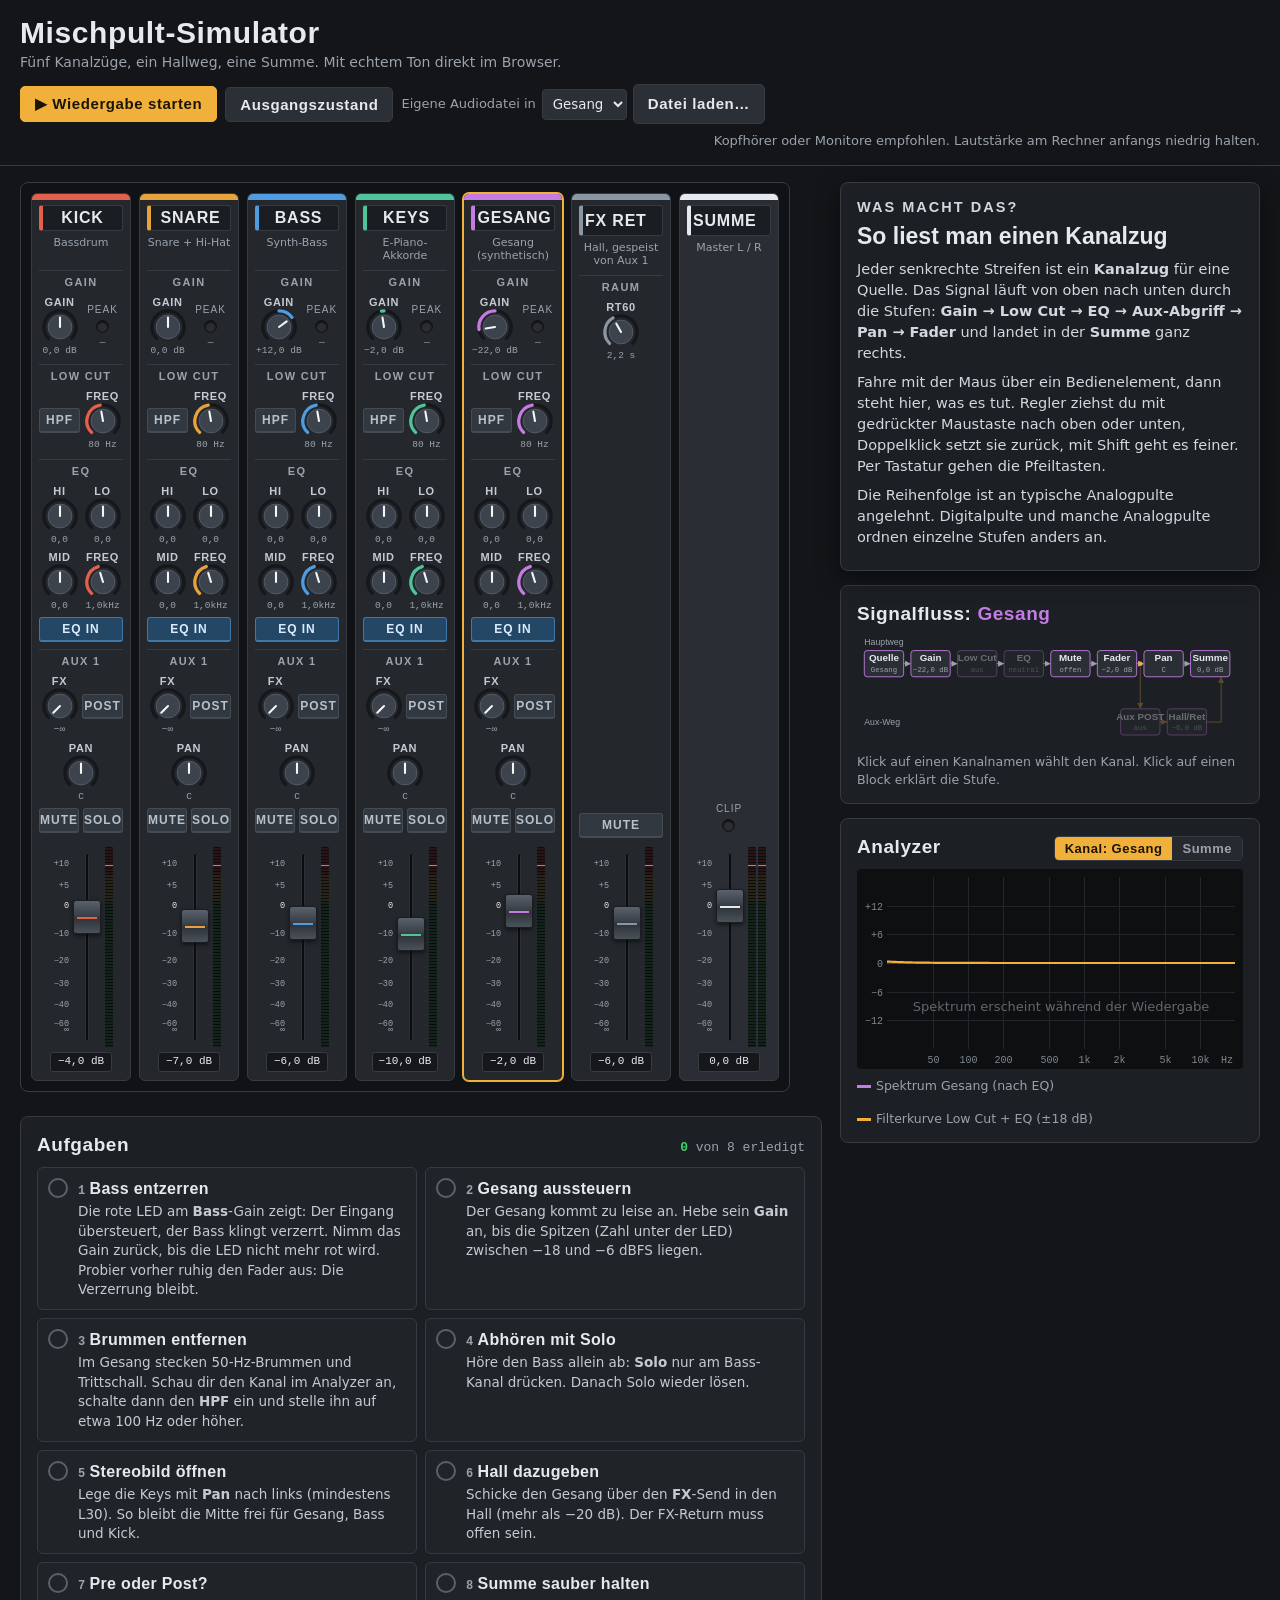
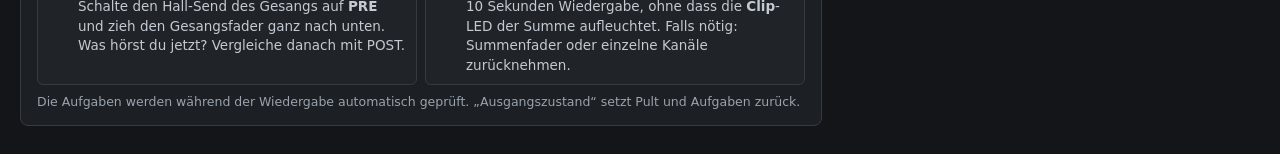
<file: index.html>
<!DOCTYPE html>
<html lang="de">
<head>
<meta charset="utf-8">
<meta name="viewport" content="width=device-width, initial-scale=1">
<title>Mischpult-Simulator</title>
<style>
:root{
  /* Layout: Pultfläche links (horizontal scrollbar) + Aufgaben darunter, Lernspalte rechts (Erklärung, Signalfluss, Analyzer) */
  --bg:#131518; --panel:#1c1f23; --strip:#24282d; --line:#363b42; --text:#e6e9ed; --muted:#9aa3ad; --accent:#f0b03a;
  --ok:#45d16a; --warn:#f2c94c; --bad:#ff4f4f;
  --display:'Avenir Next Condensed','Roboto Condensed','Arial Narrow','Helvetica Neue',Arial,sans-serif; --body:system-ui,-apple-system,'Segoe UI',Roboto,'Helvetica Neue',Arial,sans-serif; --mono:ui-monospace,'SF Mono',Menlo,Consolas,'Liberation Mono',monospace;
  color-scheme:dark;
}
*{box-sizing:border-box}
html,body{margin:0;background:var(--bg);color:var(--text);font-family:var(--body);font-size:15px;line-height:1.45}
button,select,input{font-family:inherit}
:focus-visible{outline:2px solid var(--accent);outline-offset:2px}

.top{display:flex;flex-wrap:wrap;gap:12px 28px;align-items:flex-end;justify-content:space-between;padding:18px 20px 14px;border-bottom:1px solid var(--line)}
.brand h1{font-family:var(--display);font-weight:700;font-size:30px;letter-spacing:.02em;margin:0;line-height:1;text-wrap:balance}
.brand p{margin:4px 0 0;color:var(--muted);font-size:14px}
.transport{display:flex;flex-wrap:wrap;gap:8px;align-items:center}
.tbtn{font-family:var(--display);font-weight:600;font-size:15px;letter-spacing:.04em;padding:8px 14px;border-radius:5px;border:1px solid var(--line);background:#2b3036;color:var(--text);cursor:pointer}
.tbtn:hover{background:#343a41}
.tbtn.primary{background:var(--accent);color:#1b1407;border-color:var(--accent)}
.tbtn.primary:hover{filter:brightness(1.08)}
.filebox{display:flex;gap:6px;align-items:center;font-size:13px;color:var(--muted)}
.filebox select{background:#2b3036;color:var(--text);border:1px solid var(--line);border-radius:4px;padding:6px}
.filebox input{position:absolute;width:1px;height:1px;opacity:0}
.status{flex-basis:100%;font-size:13px;color:var(--muted);text-align:right}
.status.busy{color:var(--accent)}

.layout{display:grid;grid-template-columns:minmax(0,1fr) 420px;gap:18px;padding:16px 20px 28px;align-items:start}
@media (max-width:1180px){.layout{grid-template-columns:minmax(0,1fr)}.status{text-align:left}}
.left{display:flex;flex-direction:column;gap:18px;min-width:0}
.console-wrap{overflow-x:auto;padding-bottom:6px}
.console{display:flex;gap:8px;align-items:stretch;width:max-content;padding:10px;background:#101215;border:1px solid var(--line);border-radius:8px}

.strip{width:100px;background:var(--strip);border:1px solid var(--line);border-radius:6px;padding:0 7px 8px;display:flex;flex-direction:column;align-items:center;gap:5px;position:relative}
.strip.sel{border-color:var(--accent);box-shadow:0 0 0 1px var(--accent)}
.strip.master{background:#2a2e34}
.cap{height:6px;align-self:stretch;margin:0 -7px;background:var(--c);border-radius:5px 5px 0 0}
.chname{font-family:var(--display);font-weight:700;font-size:16px;letter-spacing:.05em;text-transform:uppercase;background:#1a1d21;color:var(--text);border:1px solid var(--line);border-left:4px solid var(--c);border-radius:3px;width:100%;padding:3px 2px;cursor:pointer;white-space:nowrap;overflow:hidden;text-overflow:ellipsis}
.chname:hover{background:#22262b}
.src{font-size:11px;color:var(--muted);text-align:center;line-height:1.2;min-height:27px;overflow-wrap:anywhere}
.slabel{align-self:stretch;font-family:var(--display);font-weight:600;font-size:11px;letter-spacing:.12em;color:var(--muted);text-transform:uppercase;border-top:1px solid var(--line);padding-top:4px;margin-top:2px;text-align:center}
.krow{display:grid;grid-template-columns:1fr 1fr;gap:2px;align-self:stretch;align-items:center;justify-items:center}
.krow.one{grid-template-columns:1fr}
.knob{display:flex;flex-direction:column;align-items:center;cursor:ns-resize;touch-action:none;user-select:none;border-radius:4px;padding:1px}
.klabel{font-family:var(--display);font-weight:600;font-size:11px;letter-spacing:.06em;color:#c3cad2;line-height:1}
.ksvg{width:38px;height:38px;display:block}
.ktrack{fill:none;stroke:#15171a;stroke-width:3.5;stroke-linecap:round}
.kval{fill:none;stroke:var(--c);stroke-width:3.5;stroke-linecap:round}
.kcap{fill:#3c434c;stroke:#555e69;stroke-width:1}
.kptr{stroke:#f4f6f8;stroke-width:2.2;stroke-linecap:round}
.kread{font-family:var(--mono);font-size:9.5px;color:var(--muted);line-height:1.1;white-space:nowrap;font-variant-numeric:tabular-nums}
.knob:hover .kcap{fill:#46505a}

.btn{font-family:var(--display);font-weight:700;font-size:12px;letter-spacing:.08em;padding:4px 0;width:100%;background:#323840;border:1px solid #444b54;border-bottom-width:2px;border-radius:3px;color:#b8c0c9;cursor:pointer}
.btn:hover{background:#3a414a}
.btn.hpfb.on,.btn.eqb.on{background:#244766;border-color:#3f78a8;color:#d9ecff}
.btn.preb.on{background:#5a4220;border-color:#b58533;color:#ffe2b0}
.btn.mute.on{background:var(--bad);border-color:#ff8080;color:#fff}
.btn.solo.on{background:var(--warn);border-color:#ffe28a;color:#231c05}
.ledbox{display:flex;flex-direction:column;align-items:center;gap:3px}
.led{width:13px;height:13px;border-radius:50%;background:#2a2d31;box-shadow:inset 0 1px 2px #000;border:1px solid #111}
.led.g{background:var(--ok);box-shadow:0 0 7px var(--ok)}
.led.y{background:var(--warn);box-shadow:0 0 7px var(--warn)}
.led.r{background:var(--bad);box-shadow:0 0 9px var(--bad)}
.ledread{font-family:var(--mono);font-size:9.5px;color:var(--muted);font-variant-numeric:tabular-nums}
.ledlab{font-family:var(--display);font-size:10px;letter-spacing:.1em;color:var(--muted)}
.spacer{flex:1}

.fwrap{display:flex;gap:3px;align-items:stretch;margin-top:4px}
.fscale{position:relative;width:20px;height:200px}
.fscale span{position:absolute;right:0;transform:translateY(-50%);font-family:var(--mono);font-size:8.5px;color:var(--muted);line-height:1}
.fader{position:relative;width:30px;height:200px;cursor:ns-resize;touch-action:none;border-radius:3px}
.fader::before{content:"";position:absolute;left:50%;top:6px;bottom:6px;width:4px;margin-left:-2px;background:#0b0c0e;border-radius:2px;box-shadow:inset 0 0 0 1px #2c3036}
.thumb{position:absolute;left:1px;width:28px;height:34px;border-radius:3px;background:linear-gradient(#59616b,#3a4048 45%,#2f343a 55%,#4a515a);border:1px solid #1a1d21;box-shadow:0 2px 4px #0008}
.thumb::after{content:"";position:absolute;left:3px;right:3px;top:16px;height:2px;background:var(--c)}
.meters{display:flex;gap:2px}
.meter{width:8px;height:200px;border-radius:2px;background:#0b0c0e}
.fread{font-family:var(--mono);font-size:11px;color:var(--text);font-variant-numeric:tabular-nums;background:#15171a;border:1px solid var(--line);border-radius:3px;padding:1px 6px;min-width:62px;text-align:center}
.cliprow{display:flex;flex-direction:column;align-items:center;gap:3px;margin-bottom:6px}

.card{background:var(--panel);border:1px solid var(--line);border-radius:8px;padding:14px 16px}
.cardhead{display:flex;justify-content:space-between;align-items:baseline;gap:10px;margin-bottom:8px}
.cardhead h3{font-family:var(--display);font-weight:600;font-size:19px;letter-spacing:.03em;margin:0}
.eyebrow{font-family:var(--display);font-weight:600;font-size:12px;letter-spacing:.14em;text-transform:uppercase;color:var(--accent)}
.side{display:flex;flex-direction:column;gap:14px;min-width:0}
.help{position:sticky;top:8px;z-index:3;min-height:200px;box-shadow:0 6px 24px #0007}
.help h2{font-family:var(--display);font-weight:700;font-size:23px;margin:2px 0 6px;text-wrap:balance}
.help div{font-size:14.5px;color:#d3d8de;max-width:65ch}
.help p{margin:0 0 8px}
.flowname{color:var(--accent)}
#flow{width:100%;height:auto;display:block}
.fb{cursor:pointer}
.fb rect{fill:#2a2f36;stroke:#58616c;stroke-width:1.2}
.fb.act rect{stroke:var(--fc,#9aa3ad)}
.fb.off{opacity:.38}
.fb.alert rect{fill:#3d1d21;stroke:var(--bad)}
.fb.solo rect{stroke:var(--warn)}
.fb:hover rect,.fb:focus rect{fill:#353b43}
.ft{font-family:var(--display);font-weight:600;font-size:13.5px;fill:var(--text);text-anchor:middle}
.fv{font-family:var(--mono);font-size:10px;fill:var(--muted);text-anchor:middle}
.fl{stroke:#7d8691;stroke-width:1.4;fill:none}
.fl.aux{stroke:var(--accent)}
.fl.off{opacity:.3}
.fnote{font-family:var(--display);font-size:12px;fill:var(--muted)}
.seg{display:flex;border:1px solid var(--line);border-radius:5px;overflow:hidden}
.seg button{font-family:var(--display);font-weight:600;font-size:13px;letter-spacing:.04em;background:#262a2f;color:var(--muted);border:0;padding:4px 10px;cursor:pointer}
.seg button.on{background:var(--accent);color:#1b1407}
#ana{width:100%;height:200px;display:block;border-radius:4px;background:#0d0f11}
.note{font-size:12.5px;color:var(--muted);margin:8px 0 0}
.tasks{list-style:none;margin:0;padding:0;display:grid;grid-template-columns:repeat(auto-fill,minmax(270px,1fr));gap:8px}
.task{display:grid;grid-template-columns:22px 1fr;gap:8px;padding:9px 10px;border:1px solid var(--line);border-radius:6px;background:#202429}
.task .chk{width:20px;height:20px;border-radius:50%;border:2px solid #59616b;display:grid;place-items:center;font-size:12px;font-weight:700;color:transparent;font-family:var(--mono);margin-top:1px}
.task.done{border-color:#2f6a40;background:#1b2a20}
.task.done .chk{background:var(--ok);border-color:var(--ok);color:#0d2414}
.task h4{margin:0 0 2px;font-family:var(--display);font-weight:600;font-size:16px;letter-spacing:.02em}
.task p{margin:0;font-size:13.5px;color:#c4cad1}
.task .num{color:var(--muted);font-family:var(--mono);font-size:12px;margin-right:4px}
.count{font-family:var(--mono);font-size:13px;color:var(--muted)}
.count b{color:var(--ok)}
.legend{display:flex;gap:14px;flex-wrap:wrap;font-size:12.5px;color:var(--muted);margin-top:8px}
.legend i{display:inline-block;width:14px;height:3px;vertical-align:middle;margin-right:5px}
@media (prefers-reduced-motion:reduce){*{transition:none!important}}
</style>
</head>
<body>
<header class="top">
  <div class="brand">
    <h1>Mischpult-Simulator</h1>
    <p>Fünf Kanalzüge, ein Hallweg, eine Summe. Mit echtem Ton direkt im Browser.</p>
  </div>
  <div class="transport">
    <button id="play" class="tbtn primary" type="button">▶ Wiedergabe starten</button>
    <button id="reset" class="tbtn" type="button" data-help="reset">Ausgangszustand</button>
    <div class="filebox" data-help="file">
      <label for="fileCh">Eigene Audiodatei in</label>
      <select id="fileCh"></select>
      <label for="file" class="tbtn" tabindex="0" id="fileLbl">Datei laden…</label>
      <input type="file" id="file" accept="audio/*">
    </div>
    <div id="status" class="status">Kopfhörer oder Monitore empfohlen. Lautstärke am Rechner anfangs niedrig halten.</div>
  </div>
</header>

<main class="layout">
  <div class="left">
    <div class="console-wrap"><div class="console" id="console"></div></div>
    <section class="card">
      <div class="cardhead"><h3>Aufgaben</h3><span class="count" id="taskCount"></span></div>
      <ol class="tasks" id="tasks"></ol>
      <p class="note">Die Aufgaben werden während der Wiedergabe automatisch geprüft. „Ausgangszustand“ setzt Pult und Aufgaben zurück.</p>
    </section>
  </div>

  <aside class="side">
    <section class="card help" aria-live="polite">
      <div class="eyebrow">Was macht das?</div>
      <h2 id="helpT"></h2>
      <div id="helpD"></div>
    </section>
    <section class="card">
      <div class="cardhead"><h3>Signalfluss: <span class="flowname" id="flowName"></span></h3></div>
      <svg id="flow" viewBox="0 0 530 150" role="img" aria-label="Signalfluss des gewählten Kanals"></svg>
      <p class="note">Klick auf einen Kanalnamen wählt den Kanal. Klick auf einen Block erklärt die Stufe.</p>
    </section>
    <section class="card">
      <div class="cardhead"><h3>Analyzer</h3>
        <div class="seg" role="group" aria-label="Analyzer-Quelle">
          <button type="button" data-mode="ch" class="on" id="modeCh">Kanal</button>
          <button type="button" data-mode="sum" id="modeSum">Summe</button>
        </div>
      </div>
      <canvas id="ana" data-help="analyzer"></canvas>
      <div class="legend" id="anaLegend"></div>
    </section>
  </aside>
</main>

<script>
"use strict";
/* ================= Hilfsfunktionen ================= */
const $ = (s, r=document) => r.querySelector(s);
const el = (tag, cls, html) => { const e=document.createElement(tag); if(cls) e.className=cls; if(html!=null) e.innerHTML=html; return e; };
const clamp=(v,a,b)=>Math.min(b,Math.max(a,v));
const dbToAmp = d => d===-Infinity ? 0 : Math.pow(10,d/20);
const ampToDb = a => a>1e-7 ? 20*Math.log10(a) : -Infinity;
const comma = s => s.replace('.',',');
const fmtDb = (d,dec=1) => d===-Infinity ? '−∞' : (d>0.04?'+':d<-0.04?'−':'')+comma(Math.abs(d).toFixed(dec));
const fmtHz = f => f>=1000 ? comma((f/1000).toFixed(f>=10000?0:1))+'k' : String(Math.round(f));
const fmtPan = p => Math.abs(p)<0.005 ? 'C' : (p<0?'L':'R')+Math.round(Math.abs(p)*100);
const hexA = (h,a) => { const n=parseInt(h.slice(1),16); return `rgba(${n>>16},${(n>>8)&255},${n&255},${a})`; };

/* ================= Erklärtexte ================= */
const HELP = {
  overview:{t:'So liest man einen Kanalzug', d:`<p>Jeder senkrechte Streifen ist ein <b>Kanalzug</b> für eine Quelle. Das Signal läuft von oben nach unten durch die Stufen: <b>Gain → Low Cut → EQ → Aux-Abgriff → Pan → Fader</b> und landet in der <b>Summe</b> ganz rechts.</p><p>Fahre mit der Maus über ein Bedienelement, dann steht hier, was es tut. Regler ziehst du mit gedrückter Maustaste nach oben oder unten, Doppelklick setzt sie zurück, mit Shift geht es feiner. Per Tastatur gehen die Pfeiltasten.</p><p>Die Reihenfolge ist an typische Analogpulte angelehnt. Digitalpulte und manche Analogpulte ordnen einzelne Stufen anders an.</p>`},
  select:{t:'Kanal auswählen', d:`<p>Ein Klick auf den Kanalnamen wählt den Kanal aus. Signalfluss und EQ-Kurve auf der rechten Seite zeigen dann diesen Kanal.</p>`},
  src:{t:'Quelle', d:`<p>Was am Eingang des Kanals anliegt. Alle Klänge hier werden im Browser erzeugt, auch der „Gesang“ ist synthetisch (eine Sägezahnwelle durch Formantfilter, die grob wie ein „a“ klingt).</p><p>Über „Datei laden“ oben kannst du in jeden Kanal eine eigene Aufnahme legen, etwa eine Sprachaufnahme oder einen Musik-Stem.</p>`},
  gain:{t:'Gain (Trim, Vorverstärkung)', d:`<p>Die erste Stufe im Kanalzug. Sie bringt den ankommenden Pegel, etwa ein leises Mikrofon oder eine laute Line-Quelle, auf den Arbeitspegel des Pults.</p><p><b>Zu viel Gain</b> übersteuert den Eingang (Clipping). Das Signal verzerrt, und kein späterer Regler kann das reparieren. <b>Zu wenig Gain</b> zwingt dich, später stark nachzuverstärken, und hebt das Grundrauschen mit an.</p><p>Häufiger Richtwert bei digitalen Pulten: Spitzen etwa zwischen −18 und −6 dBFS. Das ist keine Norm, Studios und Sender arbeiten mit unterschiedlichen Referenzpegeln.</p>`},
  led:{t:'Eingangs-LED und Spitzenwert', d:`<p>Zeigt den Pegel direkt hinter dem Gain, also bevor EQ und Fader eingreifen. Die Zahl ist der höchste Wert der letzten Sekunde in dBFS (0 dBFS = digitales Maximum).</p><p>Grün: Signal da. Gelb: ab −12 dBFS, kräftig. Rot: ab −3 dBFS, kurz vor oder in der Übersteuerung. Diese Farbgrenzen sind für die Simulation gewählt, echte Pulte setzen sie unterschiedlich.</p>`},
  hpf:{t:'Low Cut (Hochpassfilter, HPF)', d:`<p>Lässt hohe Frequenzen passieren und senkt alles unterhalb der Eckfrequenz ab. Typisch bei Sprache und Gesang: gegen Trittschall, Netzbrummen (50 Hz in Europa), Wind und Poppgeräusche.</p><p>In dieser Simulation fällt das Filter mit 12 dB pro Oktave ab. Echte Pulte haben häufig 12, 18 oder 24 dB/Okt. Bei Kick und Bass vorsichtig: Dort steckt das Fundament.</p>`},
  eq:{t:'Equalizer (EQ)', d:`<p>Klangregelung in Frequenzbändern. Hier gibt es drei Bänder:</p><p><b>HI</b> und <b>LO</b> sind Kuhschwanzfilter (Shelving). Sie heben oder senken alles oberhalb von 10 kHz bzw. unterhalb von 100 Hz. Die <b>Mitten</b> sind semiparametrisch: Frequenz und Anhebung sind wählbar, die Bandbreite ist fest.</p><p>Faustregel: erst absenken, was stört, dann vorsichtig anheben. Die EQ-Kurve im Analyzer zeigt, was du gerade tust.</p>`},
  hi:{t:'Höhen (High Shelf, 10 kHz)', d:`<p>Hebt oder senkt alles oberhalb von etwa 10 kHz um bis zu 15 dB. Anheben bringt „Luft“ und Brillanz, absenken nimmt Zischeln und Rauschen.</p>`},
  lo:{t:'Tiefen (Low Shelf, 100 Hz)', d:`<p>Hebt oder senkt alles unterhalb von etwa 100 Hz. Anheben gibt Wärme und Druck, zu viel davon macht den Mix dumpf und wummernd. Absenken ist sanfter als der Low Cut, weil der Bereich nicht immer weiter abfällt.</p>`},
  mid:{t:'Mitten-Gain (Glockenfilter)', d:`<p>Hebt oder senkt einen Bereich um die eingestellte Mittenfrequenz (Güte hier fest, Q ≈ 1).</p><p>Trick zum Finden störender Frequenzen („Sweepen“): Mitten stark anheben, mit FREQ durchfahren, bis es am unangenehmsten klingt, dann genau dort absenken.</p>`},
  midf:{t:'Mitten-Frequenz', d:`<p>Wählt, wo das Mittenband greift, von 200 Hz bis 8 kHz. Grobe Orientierung: 200 bis 500 Hz „Mulm“ und „Pappe“, 1 bis 3 kHz Präsenz und Verständlichkeit, 5 bis 8 kHz Schärfe und Zischlaute.</p>`},
  eqin:{t:'EQ In', d:`<p>Schaltet den gesamten EQ ein oder aus (Bypass). Ideal für den Vorher-Nachher-Vergleich: Klingt es mit EQ wirklich besser oder nur anders?</p>`},
  aux:{t:'Aux-Send (FX)', d:`<p>Zweigt eine Kopie des Kanalsignals auf einen eigenen Bus ab, ohne das Hauptsignal zu verändern. Hier führt der Aux-Bus in ein Hallgerät. Dessen Ausgang kommt über den <b>FX-Return</b> zurück in die Summe.</p><p>So teilen sich alle Kanäle einen Hall, und jeder bekommt so viel davon, wie sein Send-Regler hinschickt. Ganz links ist der Send aus.</p>`},
  pre:{t:'Pre- oder Post-Fader', d:`<p><b>POST</b> (üblich für Effekte): Der Abgriff liegt hinter dem Fader. Wird der Kanal leiser, wird auch sein Hall leiser, das Verhältnis bleibt gleich.</p><p><b>PRE</b>: Der Abgriff liegt vor dem Fader. Der Send ist unabhängig vom Fader. Das nutzt man für Monitormischungen (Bühne, Kopfhörer im Studio), damit Faderbewegungen im Hauptmix die Musiker nicht stören.</p><p>Bei vielen Pulten, aber nicht bei allen, sitzt auch der Pre-Abgriff hinter dem Mute. So ist es auch hier.</p>`},
  pan:{t:'Panorama (Pan)', d:`<p>Verteilt das Kanalsignal zwischen linkem und rechtem Ausgang. C ist Mitte, L100 ganz links, R100 ganz rechts.</p><p>In der Mitte bekommt jede Seite etwas weniger Pegel (Pan Law), damit das Signal beim Durchdrehen ungefähr gleich laut wirkt. Die Simulation nutzt ein Equal-Power-Pan-Law mit −3 dB in der Mitte.</p>`},
  mute:{t:'Mute', d:`<p>Schaltet den Kanal stumm, einschließlich seiner Aux-Sends. Alle Einstellungen bleiben erhalten.</p>`},
  solo:{t:'Solo', d:`<p>Zum Abhören einzelner Kanäle. Diese Simulation arbeitet mit <b>Solo in Place</b> (SIP): Alle anderen Kanäle werden in der Summe stummgeschaltet.</p><p>Live wäre das riskant, weil das Publikum es mithört. Live-Pulte nutzen daher meist <b>PFL</b> (Pre Fader Listen) oder <b>AFL</b> (After Fader Listen). Diese schicken den Kanal nur auf Kopfhörer oder Abhöre und lassen die Summe unverändert.</p>`},
  fader:{t:'Kanalfader', d:`<p>Bestimmt, wie laut der Kanal in der Mischung ist. Die Skala ist in dB und nicht linear: <b>0 dB</b> (Unity Gain, etwa drei Viertel des Weges) lässt das Signal unverändert durch, darüber wird verstärkt, ganz unten ist der Kanal aus (−∞).</p><p>Gute Praxis: Gain so einstellen, dass die Fader im Mix in der Nähe von 0 dB stehen. Dort lässt sich am feinsten regeln.</p>`},
  meter:{t:'Pegelanzeige', d:`<p>Zeigt den Spitzenpegel nach dem Fader in dBFS. Der helle Strich oben markiert 0 dBFS, die kleine Linie ist der Spitzenwert-Halter (Peak Hold).</p><p>Echte Pulte und Sender nutzen unterschiedliche Anzeigen (Peak, PPM, VU). Für die Lautheit von Sendungen gilt in Deutschland die Messung nach EBU R 128 in LUFS. Die zeigt diese Simulation nicht.</p>`},
  master:{t:'Summe (Master)', d:`<p>Hier laufen alle Kanäle und der FX-Return zusammen. Das ist das Stereosignal, das zu Lautsprechern, Aufnahme oder Sendung geht. Der Summenfader regelt die Gesamtlautstärke.</p><p>Leuchtet die <b>Clip-LED</b>, übersteuert die Summe und der ganze Mix verzerrt. Dann den Summenfader oder einzelne Kanäle zurücknehmen.</p>`},
  fxret:{t:'FX-Return (Hall)', d:`<p>Der Rückweg des Hallgeräts in die Summe. Mit diesem Fader regelst du den Hallanteil aller Kanäle gemeinsam, mit den Aux-Sends der Kanäle den Anteil jedes einzelnen.</p><p>Bei vielen Pulten ist ein Effekt-Return einfach ein weiterer Stereo-Kanal.</p>`},
  decay:{t:'Nachhallzeit (RT60)', d:`<p>Wie lange der simulierte Raum nachklingt. RT60 ist die Zeit, bis der Hall um 60 dB abgeklungen ist. Kleine Räume liegen grob unter einer Sekunde, große Hallen und Kirchen deutlich darüber.</p>`},
  analyzer:{t:'Analyzer', d:`<p>Die farbige Fläche zeigt das Frequenzspektrum: links die Tiefen, rechts die Höhen. Bei „Kanal“ ist es das Signal des gewählten Kanals nach dem EQ, bei „Summe“ der ganze Mix.</p><p>Die gelbe Linie ist die Filterkurve aus Low Cut und EQ des gewählten Kanals (Skala ±18 dB). Achte im Gesangskanal auf die Spitzen ganz links bei 50 und 100 Hz: das Brummen.</p>`},
  reset:{t:'Ausgangszustand', d:`<p>Setzt alle Regler, eingeladene Dateien und die Aufgaben auf den Anfang zurück. Der Ausgangszustand enthält absichtlich Fehler, die du in den Aufgaben behebst.</p>`},
  file:{t:'Eigene Audiodatei', d:`<p>Lade eine Aufnahme (WAV, MP3, …) in einen der Kanäle. Sie läuft dort in Schleife und durchläuft denselben Kanalzug. Die Datei bleibt auf deinem Rechner, sie wird nirgends hochgeladen.</p><p>Eigene Dateien laufen nicht synchron zum Beispiel-Song.</p>`},
};
function showHelp(k){ const h=HELP[k]; if(!h) return; $('#helpT').textContent=h.t; $('#helpD').innerHTML=h.d; }

/* ================= Zustand ================= */
const CHANNELS = [
  {id:'kick', name:'Kick',     src:'Bassdrum',            color:'#e3604c'},
  {id:'top',  name:'Snare', src:'Snare + Hi-Hat',      color:'#e6a23c'},
  {id:'bass', name:'Bass',     src:'Synth-Bass',          color:'#4f9de0'},
  {id:'keys', name:'Keys',     src:'E-Piano-Akkorde',     color:'#4fc49a'},
  {id:'vox',  name:'Gesang',   src:'Gesang (synthetisch)',color:'#c47ce3'},
];
const IDS = CHANNELS.map(c=>c.id);
const CH = Object.fromEntries(CHANNELS.map(c=>[c.id,c]));
const START = { kick:{gain:0,fader:-4}, top:{gain:0,fader:-7}, bass:{gain:12,fader:-6}, keys:{gain:-2,fader:-10}, vox:{gain:-22,fader:-2} };
function freshState(){
  const ch={};
  for(const id of IDS) ch[id]=Object.assign({gain:0,hpfOn:false,hpf:80,hi:0,lo:0,midG:0,midF:1000,eqOn:true,aux:-Infinity,pre:false,pan:0,mute:false,solo:false,fader:-10}, START[id]);
  return {ch, master:{fader:0}, fx:{ret:-6,decay:2.2,mute:false}, sel:'vox', mode:'ch'};
}
let S = freshState();
const refreshers=[];

/* ================= Parameter-Abbildungen ================= */
const lin=(a,b)=>({toVal:t=>a+t*(b-a), toT:v=>(v-a)/(b-a)});
const lg=(a,b)=>({toVal:t=>a*Math.pow(b/a,t), toT:v=>Math.log(v/a)/Math.log(b/a)});
const P = {
  gain:{...lin(-30,30), origin:.5, dflt:0, snap:v=>Math.round(v*2)/2, fmt:v=>fmtDb(v)+' dB'},
  hpf:{...lg(20,400), origin:0, dflt:80, snap:v=>Math.round(v), fmt:v=>Math.round(v)+' Hz'},
  eqg:{...lin(-15,15), origin:.5, dflt:0, snap:v=>Math.round(v*2)/2, fmt:v=>fmtDb(v)},
  midF:{...lg(200,8000), origin:0, dflt:1000, snap:v=>v<1000?Math.round(v/5)*5:Math.round(v/50)*50, fmt:v=>fmtHz(v)+'Hz'},
  aux:{toVal:t=>t<0.02?-Infinity:-60+(t-0.02)/0.98*66, toT:v=>v===-Infinity?0:0.02+(v+60)/66*0.98, origin:0, dflt:-Infinity, snap:v=>v===-Infinity?v:Math.round(v*2)/2, fmt:v=>fmtDb(v)},
  pan:{...lin(-1,1), origin:.5, dflt:0, snap:v=>Math.abs(v)<0.03?0:Math.round(v*100)/100, fmt:fmtPan},
  decay:{...lin(0.4,5), origin:0, dflt:2.2, snap:v=>Math.round(v*10)/10, fmt:v=>comma(v.toFixed(1))+' s'},
};
// Fader-Kennlinie: Position (0..1) -> dB
const FP=[[0.04,-60],[0.15,-40],[0.28,-30],[0.42,-20],[0.58,-10],[0.75,0],[0.87,5],[1,10]];
function posToDb(p){
  if(p<=0.004) return -Infinity;
  if(p<0.04) return -60-(0.04-p)/0.04*40;
  for(let i=1;i<FP.length;i++) if(p<=FP[i][0]){ const [p0,d0]=FP[i-1],[p1,d1]=FP[i]; return d0+(p-p0)/(p1-p0)*(d1-d0); }
  return 10;
}
function dbToPos(d){
  if(d===-Infinity) return 0;
  if(d<-60) return clamp(0.04-(-60-d)/40*0.04,0.005,0.04);
  for(let i=1;i<FP.length;i++) if(d<=FP[i][1]){ const [p0,d0]=FP[i-1],[p1,d1]=FP[i]; return p0+(d-d0)/(d1-d0)*(p1-p0); }
  return 1;
}

/* ================= Bedienelemente ================= */
function arc(a0,a1,r){
  if(Math.abs(a1-a0)<0.5) return '';
  const pt=a=>[20+r*Math.sin(a*Math.PI/180), 20-r*Math.cos(a*Math.PI/180)];
  const [x0,y0]=pt(a0),[x1,y1]=pt(a1);
  return `M${x0.toFixed(2)} ${y0.toFixed(2)}A${r} ${r} 0 ${a1-a0>180?1:0} 1 ${x1.toFixed(2)} ${y1.toFixed(2)}`;
}
let knobId=0;
function knob(parent,{label,p,get,set,help,aria}){
  const w=el('div','knob'); w.dataset.help=help; w.tabIndex=0; w.setAttribute('role','slider'); w.setAttribute('aria-label',aria||label); w.id='k'+(knobId++);
  w.innerHTML=`<div class="klabel">${label}</div><svg class="ksvg" viewBox="0 0 40 40" aria-hidden="true"><path class="ktrack" d="${arc(-135,135,17)}"/><path class="kval"/><circle class="kcap" cx="20" cy="20" r="12.5"/><line class="kptr" x1="20" y1="20" x2="20" y2="10"/></svg><div class="kread"></div>`;
  const val=w.querySelector('.kval'), ptr=w.querySelector('.kptr'), rd=w.querySelector('.kread');
  const upd=()=>{ const v=get(); const t=clamp(p.toT(v),0,1); const a=-135+270*t, o=-135+270*p.origin;
    val.setAttribute('d',arc(Math.min(a,o),Math.max(a,o),17)); ptr.setAttribute('transform',`rotate(${a.toFixed(1)} 20 20)`);
    rd.textContent=p.fmt(v); w.setAttribute('aria-valuetext',p.fmt(v)); };
  const setT=t=>{ set(p.snap(p.toVal(clamp(t,0,1)))); upd(); };
  let sy=0, st=0, drag=false;
  w.addEventListener('pointerdown',e=>{ drag=true; sy=e.clientY; st=clamp(p.toT(get()),0,1); w.setPointerCapture(e.pointerId); w.focus(); e.preventDefault(); });
  w.addEventListener('pointermove',e=>{ if(!drag) return; setT(st+(sy-e.clientY)/(e.shiftKey?900:170)); });
  const end=()=>{drag=false;}; w.addEventListener('pointerup',end); w.addEventListener('pointercancel',end);
  w.addEventListener('dblclick',()=>{ set(p.dflt); upd(); });
  w.addEventListener('keydown',e=>{ const t=clamp(p.toT(get()),0,1), s=e.shiftKey?0.005:0.025;
    if(['ArrowUp','ArrowRight'].includes(e.key)) setT(t+s); else if(['ArrowDown','ArrowLeft'].includes(e.key)) setT(t-s);
    else if(e.key==='Home') setT(0); else if(e.key==='End') setT(1); else return; e.preventDefault(); });
  refreshers.push(upd); upd(); parent.append(w); return w;
}
function toggle(parent,{label,cls,get,set,help,labelFn}){
  const b=el('button','btn '+cls,label); b.type='button'; b.dataset.help=help;
  const upd=()=>{ const on=get(); b.classList.toggle('on',on); b.setAttribute('aria-pressed',on); if(labelFn) b.textContent=labelFn(on); };
  b.addEventListener('click',()=>{ set(!get()); upd(); });
  refreshers.push(upd); upd(); parent.append(b); return b;
}
const FH=200, TH=34;
function fader(parent,{get,set,help,meters=1,aria}){
  const wrap=el('div','fwrap');
  const sc=el('div','fscale'); sc.setAttribute('aria-hidden','true');
  for(const [d,l] of [[10,'+10'],[5,'+5'],[0,'0'],[-10,'−10'],[-20,'−20'],[-30,'−30'],[-40,'−40'],[-60,'−60'],[-Infinity,'∞']]){
    const s=el('span',null,l); s.style.top=((1-dbToPos(d))*(FH-TH)+TH/2)+'px'; if(d===0) s.style.color='#e6e9ed'; sc.append(s);
  }
  const f=el('div','fader'); f.dataset.help=help; f.tabIndex=0; f.setAttribute('role','slider'); f.setAttribute('aria-label',aria);
  const th=el('div','thumb'); f.append(th);
  const ms=el('div','meters'); ms.dataset.help='meter';
  const cans=[]; for(let i=0;i<meters;i++){ const c=el('canvas','meter'); ms.append(c); cans.push(c); }
  wrap.append(sc,f,ms);
  const rd=el('div','fread'); rd.dataset.help=help;
  const upd=()=>{ const d=get(); th.style.top=((1-dbToPos(d))*(FH-TH))+'px'; rd.textContent=fmtDb(d)+' dB'; f.setAttribute('aria-valuetext',fmtDb(d)+' dB'); };
  const setP=p=>{ let d=posToDb(clamp(p,0,1)); if(d!==-Infinity) d=Math.round(d*2)/2; if(Math.abs(d)<0.6) d=0; set(d); upd(); };
  let drag=false, sy=0, sp=0;
  f.addEventListener('pointerdown',e=>{ drag=true; f.setPointerCapture(e.pointerId); f.focus(); e.preventDefault();
    if(e.target!==th){ const r=f.getBoundingClientRect(); setP(1-(e.clientY-r.top-TH/2)/(FH-TH)); }
    sy=e.clientY; sp=dbToPos(get()); });
  f.addEventListener('pointermove',e=>{ if(!drag) return; setP(sp+(sy-e.clientY)/(FH-TH)/(e.shiftKey?5:1)); });
  const end=()=>{drag=false;}; f.addEventListener('pointerup',end); f.addEventListener('pointercancel',end);
  f.addEventListener('dblclick',()=>{ set(0); upd(); });
  f.addEventListener('keydown',e=>{ const p=dbToPos(get()), s=e.shiftKey?0.004:0.02;
    if(['ArrowUp','ArrowRight'].includes(e.key)) setP(p+s); else if(['ArrowDown','ArrowLeft'].includes(e.key)) setP(p-s);
    else if(e.key==='Home') setP(0); else if(e.key==='End') setP(1); else return; e.preventDefault(); });
  refreshers.push(upd); upd(); parent.append(wrap,rd);
  return cans;
}

/* ================= Pult aufbauen ================= */
const UI={ch:{}};
function changed(){ applyAll(); updateFlow(); computeEQ(); }
function buildStrip(c){
  const id=c.id;
  const s=el('section','strip'); s.style.setProperty('--c',c.color); s.dataset.id=id; s.setAttribute('aria-label','Kanal '+c.name);
  s.append(el('div','cap'));
  const nb=el('button','chname',c.name); nb.type='button'; nb.dataset.help='select'; nb.addEventListener('click',()=>selectCh(id)); s.append(nb);
  const src=el('div','src',c.src); src.dataset.help='src'; s.append(src);
  const g=(key)=>()=>st()[id][key], sv=(key)=>v=>{ st()[id][key]=v; changed(); };
  function st(){ return S.ch; }
  // Gain
  s.append(el('div','slabel','Gain'));
  let r=el('div','krow'); s.append(r);
  knob(r,{label:'GAIN',p:P.gain,get:g('gain'),set:sv('gain'),help:'gain',aria:c.name+' Gain'});
  const lb=el('div','ledbox'); lb.dataset.help='led'; const led=el('div','led'); const lr=el('div','ledread','—'); lb.append(el('div','ledlab','PEAK'),led,lr); r.append(lb);
  // HPF
  s.append(el('div','slabel','Low Cut'));
  r=el('div','krow'); s.append(r);
  toggle(r,{label:'HPF',cls:'hpfb',get:g('hpfOn'),set:sv('hpfOn'),help:'hpf'});
  knob(r,{label:'FREQ',p:P.hpf,get:g('hpf'),set:sv('hpf'),help:'hpf',aria:c.name+' Low-Cut-Frequenz'});
  // EQ
  s.append(el('div','slabel','EQ'));
  r=el('div','krow'); s.append(r);
  knob(r,{label:'HI',p:P.eqg,get:g('hi'),set:sv('hi'),help:'hi',aria:c.name+' Höhen'});
  knob(r,{label:'LO',p:P.eqg,get:g('lo'),set:sv('lo'),help:'lo',aria:c.name+' Tiefen'});
  r=el('div','krow'); s.append(r);
  knob(r,{label:'MID',p:P.eqg,get:g('midG'),set:sv('midG'),help:'mid',aria:c.name+' Mitten'});
  knob(r,{label:'FREQ',p:P.midF,get:g('midF'),set:sv('midF'),help:'midf',aria:c.name+' Mittenfrequenz'});
  toggle(s,{label:'EQ IN',cls:'eqb',get:g('eqOn'),set:sv('eqOn'),help:'eqin'});
  // Aux
  s.append(el('div','slabel','Aux 1'));
  r=el('div','krow'); s.append(r);
  knob(r,{label:'FX',p:P.aux,get:g('aux'),set:sv('aux'),help:'aux',aria:c.name+' Hall-Send'});
  toggle(r,{label:'POST',cls:'preb',get:g('pre'),set:sv('pre'),help:'pre',labelFn:on=>on?'PRE':'POST'});
  // Pan
  r=el('div','krow one'); s.append(r);
  knob(r,{label:'PAN',p:P.pan,get:g('pan'),set:sv('pan'),help:'pan',aria:c.name+' Panorama'});
  // Mute/Solo
  r=el('div','krow'); r.style.gap='4px'; s.append(r);
  toggle(r,{label:'MUTE',cls:'mute',get:g('mute'),set:sv('mute'),help:'mute'});
  toggle(r,{label:'SOLO',cls:'solo',get:g('solo'),set:sv('solo'),help:'solo'});
  s.append(el('div','spacer'));
  const cans=fader(s,{get:g('fader'),set:sv('fader'),help:'fader',aria:c.name+' Fader'});
  UI.ch[id]={strip:s, led, lr, meter:cans[0], src};
  return s;
}
function buildFx(){
  const s=el('section','strip'); s.style.setProperty('--c','#8b96a3');
  s.append(el('div','cap'));
  const nb=el('div','chname','FX Ret'); nb.dataset.help='fxret'; s.append(nb);
  const src=el('div','src','Hall, gespeist von Aux 1'); src.dataset.help='fxret'; s.append(src);
  s.append(el('div','slabel','Raum'));
  const r=el('div','krow one'); s.append(r);
  knob(r,{label:'RT60',p:P.decay,get:()=>S.fx.decay,set:v=>{S.fx.decay=v; scheduleIR();},help:'decay',aria:'Nachhallzeit'});
  s.append(el('div','spacer'));
  toggle(s,{label:'MUTE',cls:'mute',get:()=>S.fx.mute,set:v=>{S.fx.mute=v; changed();},help:'mute'});
  const cans=fader(s,{get:()=>S.fx.ret,set:v=>{S.fx.ret=v; changed();},help:'fxret',aria:'FX-Return'});
  UI.fx={meter:cans[0]}; return s;
}
function buildMaster(){
  const s=el('section','strip master'); s.style.setProperty('--c','#e6e9ed');
  s.append(el('div','cap'));
  const nb=el('div','chname','Summe'); nb.dataset.help='master'; s.append(nb);
  const src=el('div','src','Master L / R'); src.dataset.help='master'; s.append(src);
  s.append(el('div','spacer'));
  const cr=el('div','cliprow'); cr.dataset.help='master'; const led=el('div','led'); cr.append(el('div','ledlab','CLIP'),led); s.append(cr);
  const cans=fader(s,{get:()=>S.master.fader,set:v=>{S.master.fader=v; changed();},help:'master',meters:2,aria:'Summenfader'});
  UI.master={clip:led, mL:cans[0], mR:cans[1]}; return s;
}
const con=$('#console');
for(const c of CHANNELS) con.append(buildStrip(c));
con.append(buildFx(), buildMaster());
function selectCh(id){
  S.sel=id; for(const i of IDS) UI.ch[i].strip.classList.toggle('sel',i===id);
  $('#flowName').textContent=CH[id].name; $('#flowName').style.color=CH[id].color;
  $('#modeCh').textContent='Kanal: '+CH[id].name;
  updateFlow(); computeEQ(); updateLegend();
}

/* ================= Signalfluss-Grafik ================= */
const FLOW=[['src','Quelle','src'],['gain','Gain','gain'],['hpf','Low Cut','hpf'],['eq','EQ','eq'],['mute','Mute','mute'],['fader','Fader','fader'],['pan','Pan','pan'],['sum','Summe','master']];
const fx0=i=>10+i*64;
(function buildFlow(){
  let h=`<defs><marker id="arr" viewBox="0 0 8 8" refX="7" refY="4" markerWidth="6" markerHeight="6" orient="auto"><path d="M0 0L8 4L0 8z" fill="#9aa3ad"/></marker><marker id="arrA" viewBox="0 0 8 8" refX="7" refY="4" markerWidth="6" markerHeight="6" orient="auto"><path d="M0 0L8 4L0 8z" fill="#f0b03a"/></marker></defs>`;
  FLOW.forEach((b,i)=>{ const x=fx0(i);
    if(i>0) h+=`<line class="fl" x1="${x-10}" y1="38" x2="${x-1}" y2="38" marker-end="url(#arr)"/>`;
    h+=`<g class="fb" id="fb-${b[0]}" data-help="${b[2]}" tabindex="0"><rect x="${x}" y="20" width="54" height="36" rx="4"/><text class="ft" x="${x+27}" y="35">${b[1]}</text><text class="fv" id="fv-${b[0]}" x="${x+27}" y="49"></text></g>`; });
  h+=`<text class="fnote" x="10" y="12">Hauptweg</text><text class="fnote" id="auxNote" x="10" y="122">Aux-Weg</text>`;
  h+=`<circle id="tapDot" r="3" fill="#f0b03a"/><path id="tapLine" class="fl aux" marker-end="url(#arrA)"/><path id="midLine" class="fl aux" marker-end="url(#arrA)"/><path id="retLine" class="fl aux" marker-end="url(#arrA)"/>`;
  h+=`<g class="fb" id="fb-aux" data-help="aux" tabindex="0"><rect y="100" width="54" height="36" rx="4"/><text class="ft" y="115" id="ft-aux">Aux</text><text class="fv" y="129" id="fv-aux"></text></g>`;
  h+=`<g class="fb" id="fb-fx" data-help="fxret" tabindex="0"><rect y="100" width="54" height="36" rx="4"/><text class="ft" y="115">Hall/Ret</text><text class="fv" y="129" id="fv-fx"></text></g>`;
  $('#flow').innerHTML=h;
})();
function setBlock(id,{x,off,alert,solo,val}){
  const g=$('#fb-'+id); if(x!=null){ g.querySelector('rect').setAttribute('x',x); g.querySelectorAll('text').forEach(t=>t.setAttribute('x',x+27)); }
  g.classList.toggle('off',!!off); g.classList.toggle('alert',!!alert); g.classList.toggle('solo',!!solo); g.classList.add('act');
  if(val!=null) $('#fv-'+id).textContent=val;
}
function updateFlow(){
  const c=S.ch[S.sel], color=CH[S.sel].color; $('#flow').style.setProperty('--fc',color);
  const anySolo=IDS.some(i=>S.ch[i].solo);
  setBlock('src',{val:CH[S.sel].name});
  setBlock('gain',{val:fmtDb(c.gain)+' dB'});
  setBlock('hpf',{off:!c.hpfOn,val:c.hpfOn?Math.round(c.hpf)+' Hz':'aus'});
  const flat=!c.hi&&!c.lo&&!c.midG;
  setBlock('eq',{off:!c.eqOn||flat,val:!c.eqOn?'Bypass':flat?'neutral':'aktiv'});
  const soloMuted=anySolo&&!c.solo;
  setBlock('mute',{alert:c.mute||soloMuted,solo:c.solo&&!c.mute,val:c.mute?'MUTE':soloMuted?'stumm (Solo)':c.solo?'SOLO':'offen'});
  setBlock('fader',{off:c.fader===-Infinity,val:fmtDb(c.fader)+' dB'});
  setBlock('pan',{val:fmtPan(c.pan)});
  setBlock('sum',{val:fmtDb(S.master.fader)+' dB'});
  const tap=c.pre?325:389, auxOff=c.aux===-Infinity, sx=tap-27, fxx=sx+64;
  setBlock('aux',{x:sx,off:auxOff,val:auxOff?'aus':fmtDb(c.aux)+' dB'}); $('#ft-aux').textContent='Aux '+(c.pre?'PRE':'POST');
  setBlock('fx',{x:fxx,off:auxOff||S.fx.mute||S.fx.ret===-Infinity,val:S.fx.mute?'MUTE':fmtDb(S.fx.ret)+' dB'});
  $('#tapDot').setAttribute('cx',tap); $('#tapDot').setAttribute('cy',38);
  $('#tapLine').setAttribute('d',`M${tap} 38V99`);
  $('#midLine').setAttribute('d',`M${sx+54} 118H${fxx-1}`);
  $('#retLine').setAttribute('d',`M${fxx+54} 118H500V57`);
  for(const id of ['tapLine','midLine','retLine']) $('#'+id).classList.toggle('off',auxOff);
}

/* ================= Audio: Klangerzeugung ================= */
const BPM=96, BEAT=60/BPM, STEP=BEAT/4, BAR=BEAT*4, LOOP=BAR*4;
async function off(sr,fn){ const oc=new OfflineAudioContext(1,Math.round(LOOP*sr),sr); fn(oc,oc.destination); return oc.startRendering(); }
function noiseBuf(oc){ const b=oc.createBuffer(1,oc.sampleRate,oc.sampleRate), d=b.getChannelData(0); for(let i=0;i<d.length;i++) d[i]=Math.random()*2-1; return b; }
function env(p,t,peak,att,dec){ p.setValueAtTime(0.0001,t); p.linearRampToValueAtTime(peak,t+att); p.exponentialRampToValueAtTime(0.0001,t+att+dec); }
function normalize(buf,peak){ const d=buf.getChannelData(0); let m=0; for(let i=0;i<d.length;i++){const a=Math.abs(d[i]); if(a>m)m=a;} const k=m?peak/m:1; for(let i=0;i<d.length;i++) d[i]*=k; return buf; }
function nsrc(oc,nb,t,dur,type,freq,q,peak,dec,out){
  const s=oc.createBufferSource(); s.buffer=nb; const f=oc.createBiquadFilter(); f.type=type; f.frequency.value=freq; f.Q.value=q;
  const g=oc.createGain(); g.gain.value=0; env(g.gain,t,peak,0.001,dec); s.connect(f).connect(g).connect(out); s.start(t,Math.random()*0.5); s.stop(t+dur);
}
async function renderSources(sr){
  const kick=off(sr,(oc,out)=>{ const nb=noiseBuf(oc);
    for(let bar=0;bar<4;bar++) for(const st of (bar%2===0?[0,7,8,14]:[0,7,8])){ const t=bar*BAR+st*STEP;
      const o=oc.createOscillator(), g=oc.createGain(); o.frequency.setValueAtTime(150,t); o.frequency.exponentialRampToValueAtTime(45,t+0.11);
      g.gain.value=0; env(g.gain,t,1,0.002,0.42); o.connect(g).connect(out); o.start(t); o.stop(t+0.5);
      nsrc(oc,nb,t,0.03,'highpass',3000,0.7,0.25,0.012,out); } });
  const top=off(sr,(oc,out)=>{ const nb=noiseBuf(oc);
    for(let bar=0;bar<4;bar++){ const b0=bar*BAR;
      for(const st of [4,12]){ const t=b0+st*STEP;
        nsrc(oc,nb,t,0.3,'bandpass',1800,0.8,0.9,0.18,out); nsrc(oc,nb,t,0.2,'highpass',5000,0.7,0.35,0.12,out);
        const o=oc.createOscillator(), g=oc.createGain(); o.type='triangle'; o.frequency.setValueAtTime(195,t); o.frequency.exponentialRampToValueAtTime(160,t+0.08);
        g.gain.value=0; env(g.gain,t,0.55,0.001,0.09); o.connect(g).connect(out); o.start(t); o.stop(t+0.15); }
      for(let st=0;st<16;st+=2){ const open=(st===14&&bar===3); nsrc(oc,nb,b0+st*STEP,open?0.3:0.08,'highpass',7500,0.7,st%4===0?0.28:0.2,open?0.22:0.045,out); }
      for(const st of [7,15]) nsrc(oc,nb,b0+st*STEP,0.06,'highpass',8000,0.7,0.1,0.03,out);
    } });
  const bass=off(sr,(oc,out)=>{ const roots=[55,43.654,65.406,48.999], pat=[[0,1,3],[3,1,1],[6,1,2],[8,1,2],[10,2,2],[12,1,1],[14,1,2]];
    for(let bar=0;bar<4;bar++) for(const [st,m,len] of pat){ const t=bar*BAR+st*STEP, te=t+len*STEP*0.9, f=roots[bar]*m;
      const o=oc.createOscillator(), o2=oc.createOscillator(), lp=oc.createBiquadFilter(), g=oc.createGain();
      o.type='sawtooth'; o.frequency.value=f; o2.type='sine'; o2.frequency.value=f;
      lp.type='lowpass'; lp.Q.value=4; lp.frequency.setValueAtTime(1500,t); lp.frequency.exponentialRampToValueAtTime(380,t+0.25);
      g.gain.setValueAtTime(0,t); g.gain.linearRampToValueAtTime(0.9,t+0.005); g.gain.setTargetAtTime(0.6,t+0.01,0.1); g.gain.setTargetAtTime(0,te,0.02);
      const g2=oc.createGain(); g2.gain.value=0.8;
      o.connect(lp); o2.connect(g2).connect(lp); lp.connect(g).connect(out); o.start(t); o2.start(t); o.stop(te+0.15); o2.stop(te+0.15); } });
  const keys=off(sr,(oc,out)=>{ const ch=[[220,261.63,329.63],[174.61,220,261.63],[196,261.63,329.63],[196,246.94,293.66]];
    const lp=oc.createBiquadFilter(); lp.type='lowpass'; lp.frequency.value=2800; lp.connect(out);
    for(let bar=0;bar<4;bar++) for(const [st,vel] of [[0,1],[6,0.7],[10,0.8]]){ const t=bar*BAR+st*STEP;
      for(const f of ch[bar]){ const o=oc.createOscillator(), o2=oc.createOscillator(), g=oc.createGain(), g2=oc.createGain();
        o.type='triangle'; o.frequency.value=f; o2.type='sine'; o2.frequency.value=f*2.003; g2.gain.value=0.3;
        g.gain.value=0; env(g.gain,t,vel*0.5,0.004,1.1); o.connect(g); o2.connect(g2).connect(g); g.connect(lp); o.start(t); o2.start(t); o.stop(t+1.2); o2.stop(t+1.2); } } });
  const voice=off(sr,(oc,out)=>{ const env0=oc.createGain(); env0.gain.value=0;
    for(const [f,q,a] of [[800,6,1],[1150,8,0.6],[2900,10,0.35]]){ const bp=oc.createBiquadFilter(); bp.type='bandpass'; bp.frequency.value=f; bp.Q.value=q; const g=oc.createGain(); g.gain.value=a; env0.connect(bp).connect(g).connect(out); }
    const o=oc.createOscillator(); o.type='sawtooth'; const lfo=oc.createOscillator(), lg_=oc.createGain(); lfo.frequency.value=5.3; lg_.gain.value=4; lfo.connect(lg_).connect(o.frequency);
    const mel=[[0,440,6],[6,523.25,2],[8,587.33,4],[12,523.25,4],[16,440,6],[22,392,2],[24,349.23,8],[32,392,4],[36,440,2],[38,523.25,6],[44,392,4],[48,392,6],[54,440,2],[56,493.88,4],[60,392,3]];
    o.frequency.setValueAtTime(440,0);
    for(const [st,f,len] of mel){ const t=st*STEP, te=t+len*STEP-0.04; o.frequency.setTargetAtTime(f,t,0.015); env0.gain.setTargetAtTime(1,t,0.03); env0.gain.setTargetAtTime(0,te-0.05,0.03); }
    o.connect(env0); o.start(0); lfo.start(0); });
  const hum=off(sr,(oc,out)=>{ for(const [f,a] of [[50,1],[100,0.45],[150,0.15]]){ const o=oc.createOscillator(), g=oc.createGain(); o.frequency.value=f; g.gain.value=a; o.connect(g).connect(out); o.start(0);} });
  const thump=off(sr,(oc,out)=>{ const nb=noiseBuf(oc);
    for(const t of [1.25,3.9,6.6,8.45]){ const o=oc.createOscillator(), g=oc.createGain(); o.frequency.setValueAtTime(42,t); o.frequency.exponentialRampToValueAtTime(30,t+0.3);
      g.gain.value=0; env(g.gain,t,1,0.005,0.35); o.connect(g).connect(out); o.start(t); o.stop(t+0.45); nsrc(oc,nb,t,0.3,'lowpass',120,0.7,0.6,0.2,out); } });
  const [k,tp,b,ky,v,h,th]=await Promise.all([kick,top,bass,keys,voice,hum,thump]);
  normalize(v,0.42); normalize(h,0.07); normalize(th,0.3);
  const vd=v.getChannelData(0), hd=h.getChannelData(0), td=th.getChannelData(0); for(let i=0;i<vd.length;i++) vd[i]+=hd[i]+td[i];
  return {kick:normalize(k,0.5), top:normalize(tp,0.5), bass:normalize(b,0.5), keys:normalize(ky,0.5), vox:v};
}
function makeIR(ctx,T){
  const sr=ctx.sampleRate, len=Math.round(sr*(T+0.1)), pre=Math.round(sr*0.018), b=ctx.createBuffer(2,len,sr);
  for(let c=0;c<2;c++){ const d=b.getChannelData(c); let lp=0; for(let i=pre;i<len;i++){ const t=(i-pre)/sr; const n=Math.random()*2-1; lp+=0.35*(n-lp); d[i]=lp*Math.pow(10,-3*t/T); } }
  return b;
}

/* ================= Audio: Signalweg ================= */
let ctx=null, G=null, BUF=null, ORIG=null;
const linearCurve=new Float32Array([-1,1]);
function an(n){ const a=ctx.createAnalyser(); a.fftSize=n; a.smoothingTimeConstant=0.75; return a; }
function buildGraph(){
  const g={ch:{}};
  g.bus=ctx.createGain(); g.mFader=ctx.createGain(); g.mClip=ctx.createWaveShaper(); g.mClip.curve=linearCurve;
  g.split=ctx.createChannelSplitter(2); g.mL=an(1024); g.mR=an(1024); g.mSpec=an(4096); g.mSpec.smoothingTimeConstant=0.8;
  g.bus.connect(g.mFader); g.mFader.connect(g.split); g.split.connect(g.mL,0); g.split.connect(g.mR,1);
  g.mFader.connect(g.mClip); g.mClip.connect(ctx.destination); g.mClip.connect(g.mSpec);
  g.aux=ctx.createGain(); g.conv=ctx.createConvolver(); g.conv.buffer=makeIR(ctx,S.fx.decay);
  g.fxRet=ctx.createGain(); g.fxMute=ctx.createGain(); g.fxMeter=an(1024);
  g.aux.connect(g.conv).connect(g.fxRet).connect(g.fxMute); g.fxMute.connect(g.bus); g.fxMute.connect(g.fxMeter);
  for(const id of IDS){
    const n={};
    n.inGain=ctx.createGain(); n.inAn=an(1024); n.clip=ctx.createWaveShaper(); n.clip.curve=linearCurve;
    n.hpf=ctx.createBiquadFilter(); n.hpf.type='highpass'; n.hpf.Q.value=0.707;
    n.lo=ctx.createBiquadFilter(); n.lo.type='lowshelf'; n.lo.frequency.value=100;
    n.mid=ctx.createBiquadFilter(); n.mid.type='peaking'; n.mid.Q.value=1;
    n.hi=ctx.createBiquadFilter(); n.hi.type='highshelf'; n.hi.frequency.value=10000;
    n.spec=an(4096); n.spec.smoothingTimeConstant=0.8;
    n.mute=ctx.createGain(); n.solo=ctx.createGain(); n.fader=ctx.createGain(); n.postAn=an(1024); n.pan=ctx.createStereoPanner();
    n.sendPre=ctx.createGain(); n.sendPost=ctx.createGain();
    n.inGain.connect(n.inAn); n.inGain.connect(n.clip); n.clip.connect(n.hpf).connect(n.lo).connect(n.mid).connect(n.hi);
    n.hi.connect(n.spec); n.hi.connect(n.mute).connect(n.solo).connect(n.fader).connect(n.pan).connect(g.bus);
    n.fader.connect(n.postAn); n.solo.connect(n.sendPre).connect(g.aux); n.fader.connect(n.sendPost).connect(g.aux);
    g.ch[id]=n;
  }
  return g;
}
function startSources(ids){
  const t=ctx.currentTime+0.08;
  for(const id of ids){ const n=G.ch[id]; if(n.srcNode){ try{n.srcNode.stop();}catch(e){} n.srcNode.disconnect(); }
    const s=ctx.createBufferSource(); s.buffer=BUF[id]; s.loop=true; s.connect(n.inGain); s.start(t); n.srcNode=s; }
}
function applyAll(){
  if(!G) return; const t=ctx.currentTime, k=0.015, anySolo=IDS.some(i=>S.ch[i].solo);
  const set=(p,v)=>p.setTargetAtTime(v,t,k);
  for(const id of IDS){ const c=S.ch[id], n=G.ch[id];
    set(n.inGain.gain,dbToAmp(c.gain)); set(n.hpf.frequency,c.hpfOn?c.hpf:5);
    set(n.lo.gain,c.eqOn?c.lo:0); set(n.mid.gain,c.eqOn?c.midG:0); set(n.mid.frequency,c.midF); set(n.hi.gain,c.eqOn?c.hi:0);
    set(n.mute.gain,c.mute?0:1); set(n.solo.gain,anySolo&&!c.solo?0:1); set(n.fader.gain,dbToAmp(c.fader)); set(n.pan.pan,c.pan);
    const a=dbToAmp(c.aux); set(n.sendPre.gain,c.pre?a:0); set(n.sendPost.gain,c.pre?0:a); }
  set(G.mFader.gain,dbToAmp(S.master.fader)); set(G.fxRet.gain,dbToAmp(S.fx.ret)); set(G.fxMute.gain,S.fx.mute?0:1);
}
let irTimer=null;
function scheduleIR(){ clearTimeout(irTimer); irTimer=setTimeout(()=>{ if(!G) return;
  const nc=ctx.createConvolver(); nc.buffer=makeIR(ctx,S.fx.decay); const old=G.conv;
  G.aux.disconnect(); G.aux.connect(nc); nc.connect(G.fxRet); setTimeout(()=>old.disconnect(),300); G.conv=nc; },180); }

const statusEl=$('#status'), playBtn=$('#play');
function setStatus(t,busy){ statusEl.textContent=t; statusEl.classList.toggle('busy',!!busy); }
let starting=null;
async function ensureAudio(){
  if(G) return; if(starting) return starting;
  starting=(async()=>{
    const AC=window.AudioContext||window.webkitAudioContext;
    if(!AC){ setStatus('Dieser Browser unterstützt die Web Audio API nicht. Bitte einen aktuellen Chrome, Edge, Firefox oder Safari verwenden.'); throw new Error('no audio'); }
    ctx=new AC(); setStatus('Klänge werden erzeugt …',true);
    ORIG=await renderSources(ctx.sampleRate); BUF={...ORIG};
    G=buildGraph(); applyAll(); startSources(IDS);
    setStatus('Läuft. Song in Schleife: 96 BPM, a-Moll, 4 Takte.');
  })();
  return starting;
}
playBtn.addEventListener('click',async()=>{
  try{
    if(!G){ playBtn.disabled=true; await ensureAudio(); playBtn.disabled=false; if(ctx.state!=='running') await ctx.resume(); }
    else if(ctx.state==='running'){ await ctx.suspend(); setStatus('Pausiert.'); }
    else { await ctx.resume(); setStatus('Läuft.'); }
  }catch(e){ playBtn.disabled=false; if(String(e.message)!=='no audio') setStatus('Audio konnte nicht gestartet werden: '+e.message); }
  playBtn.textContent=ctx&&ctx.state==='running'?'❚❚ Pause':'▶ Wiedergabe';
});
$('#reset').addEventListener('click',()=>{
  const sel=S.sel, mode=S.mode; S=freshState(); S.sel=sel; S.mode=mode;
  refreshers.forEach(f=>f()); for(const c of CHANNELS) UI.ch[c.id].src.textContent=c.src;
  if(G){ BUF={...ORIG}; startSources(IDS); scheduleIR(); }
  changed(); resetTasks(); selectCh(sel);
});
// Eigene Datei
const fileCh=$('#fileCh'); for(const c of CHANNELS){ const o=el('option',null,c.name); o.value=c.id; fileCh.append(o); } fileCh.value='vox';
$('#fileLbl').addEventListener('keydown',e=>{ if(e.key==='Enter'||e.key===' '){ e.preventDefault(); $('#file').click(); } });
$('#file').addEventListener('change',async e=>{
  const f=e.target.files[0]; if(!f) return; const id=fileCh.value;
  try{
    await ensureAudio(); if(ctx.state!=='running'){ await ctx.resume(); playBtn.textContent='❚❚ Pause'; }
    setStatus('Datei wird gelesen …',true);
    const buf=await ctx.decodeAudioData(await f.arrayBuffer());
    BUF[id]=buf; startSources([id]); UI.ch[id].src.textContent=f.name;
    setStatus(`„${f.name}“ liegt jetzt auf Kanal ${CH[id].name}. Gain prüfen!`);
  }catch(err){ setStatus('Die Datei konnte nicht gelesen werden. Bitte WAV oder MP3 versuchen.'); }
  e.target.value='';
});

/* ================= EQ-Kurve (Berechnung ohne laufendes Audio) ================= */
const calc=new OfflineAudioContext(1,128,48000);
const CF={hpf:calc.createBiquadFilter(),lo:calc.createBiquadFilter(),mid:calc.createBiquadFilter(),hi:calc.createBiquadFilter()};
CF.hpf.type='highpass'; CF.hpf.Q.value=0.707; CF.lo.type='lowshelf'; CF.lo.frequency.value=100; CF.mid.type='peaking'; CF.mid.Q.value=1; CF.hi.type='highshelf'; CF.hi.frequency.value=10000;
const NF=240, FREQS=new Float32Array(NF); for(let i=0;i<NF;i++) FREQS[i]=20*Math.pow(1000,i/(NF-1));
const MAG=new Float32Array(NF), PH=new Float32Array(NF); let EQC=new Float32Array(NF);
function computeEQ(){
  const c=S.ch[S.sel]; CF.hpf.frequency.value=c.hpfOn?c.hpf:5; CF.lo.gain.value=c.eqOn?c.lo:0; CF.mid.gain.value=c.eqOn?c.midG:0; CF.mid.frequency.value=c.midF; CF.hi.gain.value=c.eqOn?c.hi:0;
  EQC=new Float32Array(NF);
  for(const k of ['hpf','lo','mid','hi']){ CF[k].getFrequencyResponse(FREQS,MAG,PH); for(let i=0;i<NF;i++) EQC[i]+=20*Math.log10(Math.max(MAG[i],1e-6)); }
}

/* ================= Analyzer ================= */
const ana=$('#ana'), actx=ana.getContext('2d'); let fbuf=new Float32Array(2048);
function sizeAna(){ const d=window.devicePixelRatio||1; ana.width=Math.round(ana.clientWidth*d); ana.height=Math.round(200*d); }
window.addEventListener('resize',sizeAna);
for(const b of document.querySelectorAll('.seg button')) b.addEventListener('click',()=>{ S.mode=b.dataset.mode; document.querySelectorAll('.seg button').forEach(x=>x.classList.toggle('on',x===b)); updateLegend(); });
function updateLegend(){
  const col=S.mode==='ch'?CH[S.sel].color:'#c9d1da';
  $('#anaLegend').innerHTML=`<span><i style="background:${col}"></i>Spektrum ${S.mode==='ch'?CH[S.sel].name+' (nach EQ)':'Summe'}</span>`+(S.mode==='ch'?`<span><i style="background:var(--accent)"></i>Filterkurve Low Cut + EQ (±18 dB)</span>`:'');
}
function drawAna(){
  const d=window.devicePixelRatio||1, W=ana.width/d, H=ana.height/d; if(!W) return;
  actx.setTransform(d,0,0,d,0,0); actx.clearRect(0,0,W,H);
  const L=30,R=8,T=8,B=20, pw=W-L-R, ph=H-T-B;
  const xf=f=>L+Math.log10(f/20)/3*pw, ye=db=>T+(1-(db+18)/36)*ph, ys=db=>T+(1-(clamp(db,-100,-10)+100)/90)*ph;
  actx.font='10px ui-monospace, Menlo, Consolas, monospace'; actx.lineWidth=1;
  for(const [f,l] of [[50,'50'],[100,'100'],[200,'200'],[500,'500'],[1000,'1k'],[2000,'2k'],[5000,'5k'],[10000,'10k']]){
    const x=Math.round(xf(f))+0.5; actx.strokeStyle='#22262b'; actx.beginPath(); actx.moveTo(x,T); actx.lineTo(x,T+ph); actx.stroke();
    actx.fillStyle='#7f8892'; actx.textAlign='center'; actx.fillText(l,x,H-6); }
  actx.textAlign='right';
  for(const db of [12,6,0,-6,-12]){ const y=Math.round(ye(db))+0.5; actx.strokeStyle=db===0?'#3a4048':'#22262b'; actx.beginPath(); actx.moveTo(L,y); actx.lineTo(L+pw,y); actx.stroke(); actx.fillStyle='#7f8892'; actx.fillText((db>0?'+':db<0?'−':'')+Math.abs(db),L-4,y+3); }
  actx.textAlign='left'; actx.fillStyle='#7f8892'; actx.fillText('Hz',L+pw-14,H-6);
  // Spektrum
  if(G && ctx.state==='running'){
    const a=S.mode==='ch'?G.ch[S.sel].spec:G.mSpec; if(fbuf.length!==a.frequencyBinCount) fbuf=new Float32Array(a.frequencyBinCount);
    a.getFloatFrequencyData(fbuf); const bw=ctx.sampleRate/a.fftSize, col=S.mode==='ch'?CH[S.sel].color:'#c9d1da';
    actx.beginPath(); actx.moveTo(L,T+ph); let lastX=-1, acc=-200;
    for(let i=1;i<fbuf.length;i++){ const f=i*bw; if(f<20) continue; if(f>20000) break; const x=xf(f); acc=Math.max(acc,fbuf[i]);
      if(x-lastX>=1){ actx.lineTo(x,ys(acc)); lastX=x; acc=-200; } }
    actx.lineTo(L+pw,T+ph); actx.closePath(); actx.fillStyle=hexA(col,0.28); actx.fill(); actx.strokeStyle=hexA(col,0.85); actx.stroke();
  } else { actx.fillStyle='#5f6872'; actx.textAlign='center'; actx.font='13px system-ui, sans-serif'; actx.fillText('Spektrum erscheint während der Wiedergabe',L+pw/2,T+ph*0.78); }
  // EQ-Kurve
  if(S.mode==='ch'){ actx.save(); actx.beginPath(); actx.rect(L,T,pw,ph); actx.clip(); actx.beginPath();
    for(let i=0;i<NF;i++){ const x=xf(FREQS[i]), y=ye(clamp(EQC[i],-40,30)); i?actx.lineTo(x,y):actx.moveTo(x,y); }
    actx.strokeStyle='#f0b03a'; actx.lineWidth=2.2; actx.stroke(); actx.restore(); }
}

/* ================= Pegelanzeigen ================= */
const tbuf=new Float32Array(1024);
function peakOf(a){ a.getFloatTimeDomainData(tbuf); let m=0; for(let i=0;i<tbuf.length;i++){ const v=Math.abs(tbuf[i]); if(v>m) m=v; } return m; }
const MS={};
function meterState(k){ return MS[k]||(MS[k]={v:-Infinity,hold:-Infinity,ht:0}); }
function stepMeter(k,db,dt,now){ const m=meterState(k); m.v=Math.max(db,m.v-22*dt); if(db>=m.hold||now>m.ht){ m.hold=db; m.ht=now+1500; } return m; }
function drawMeter(cv,m){
  const d=window.devicePixelRatio||1; if(cv.width!==8*d){ cv.width=8*d; cv.height=FH*d; }
  const c=cv.getContext('2d'); c.setTransform(d,0,0,d,0,0); const W=8,Hh=FH;
  const y=db=>Hh*(1-(clamp(db,-60,6)+60)/66);
  c.fillStyle='#0b0c0e'; c.fillRect(0,0,W,Hh);
  const zones=[[-60,-12,'#45d16a'],[-12,-3,'#f2c94c'],[-3,6,'#ff4f4f']];
  for(const [a,b,col] of zones){ c.globalAlpha=0.13; c.fillStyle=col; c.fillRect(0,y(b),W,y(a)-y(b));
    if(m.v>a){ c.globalAlpha=1; const top=Math.min(m.v,b); c.fillRect(0,y(top),W,y(a)-y(top)); } }
  c.globalAlpha=1; c.fillStyle='#0b0c0e'; for(let yy=0;yy<Hh;yy+=3) c.fillRect(0,yy,W,1);
  c.fillStyle='rgba(255,255,255,.55)'; c.fillRect(0,Math.round(y(0)),W,1);
  if(m.hold>-60){ c.fillStyle='#fff'; c.fillRect(0,Math.round(y(m.hold)),W,2); }
}

/* ================= Aufgaben ================= */
const WIN={}; IDS.forEach(i=>WIN[i]=[]);
let noClip=0;
function winCheck(id,pred){ const w=WIN[id]; if(w.length<2) return false; if(w[w.length-1].t-w[0].t<1500) return false; let m=-Infinity; for(const p of w) if(p.p>m) m=p.p; return pred(m); }
const TASKS=[
  {id:'bass',t:'Bass entzerren',d:'Die rote LED am <b>Bass</b>-Gain zeigt: Der Eingang übersteuert, der Bass klingt verzerrt. Nimm das Gain zurück, bis die LED nicht mehr rot wird. Probier vorher ruhig den Fader aus: Die Verzerrung bleibt.',ok:()=>winCheck('bass',m=>m<-3&&m>-40)},
  {id:'voxgain',t:'Gesang aussteuern',d:'Der Gesang kommt zu leise an. Hebe sein <b>Gain</b> an, bis die Spitzen (Zahl unter der LED) zwischen −18 und −6 dBFS liegen.',ok:()=>winCheck('vox',m=>m>=-18&&m<=-6)},
  {id:'hpf',t:'Brummen entfernen',d:'Im Gesang stecken 50-Hz-Brummen und Trittschall. Schau dir den Kanal im Analyzer an, schalte dann den <b>HPF</b> ein und stelle ihn auf etwa 100 Hz oder höher.',ok:()=>S.ch.vox.hpfOn&&S.ch.vox.hpf>=95},
  {id:'solo',t:'Abhören mit Solo',d:'Höre den Bass allein ab: <b>Solo</b> nur am Bass-Kanal drücken. Danach Solo wieder lösen.',ok:()=>S.ch.bass.solo&&IDS.every(i=>i==='bass'||!S.ch[i].solo)},
  {id:'pan',t:'Stereobild öffnen',d:'Lege die Keys mit <b>Pan</b> nach links (mindestens L30). So bleibt die Mitte frei für Gesang, Bass und Kick.',ok:()=>S.ch.keys.pan<=-0.3},
  {id:'verb',t:'Hall dazugeben',d:'Schicke den Gesang über den <b>FX</b>-Send in den Hall (mehr als −20 dB). Der FX-Return muss offen sein.',ok:()=>S.ch.vox.aux>-20&&S.fx.ret>-40&&!S.fx.mute&&!S.ch.vox.mute},
  {id:'pre',t:'Pre oder Post?',d:'Schalte den Hall-Send des Gesangs auf <b>PRE</b> und zieh den Gesangsfader ganz nach unten. Was hörst du jetzt? Vergleiche danach mit POST.',ok:()=>S.ch.vox.pre&&S.ch.vox.fader<=-40&&S.ch.vox.aux>-40},
  {id:'master',t:'Summe sauber halten',d:'10 Sekunden Wiedergabe, ohne dass die <b>Clip</b>-LED der Summe aufleuchtet. Falls nötig: Summenfader oder einzelne Kanäle zurücknehmen.',ok:()=>noClip>=10},
];
const DONE=new Set();
const tasksEl=$('#tasks');
TASKS.forEach((t,i)=>{ const li=el('li','task'); li.id='task-'+t.id; li.innerHTML=`<div class="chk" aria-hidden="true">✓</div><div><h4><span class="num">${i+1}</span>${t.t}</h4><p>${t.d}</p></div>`; tasksEl.append(li); });
function renderTasks(){ for(const t of TASKS){ const li=$('#task-'+t.id); const d=DONE.has(t.id); li.classList.toggle('done',d); li.setAttribute('aria-label',t.t+(d?': erledigt':': offen')); }
  $('#taskCount').innerHTML=`<b>${DONE.size}</b> von ${TASKS.length} erledigt`; }
function resetTasks(){ DONE.clear(); noClip=0; IDS.forEach(i=>WIN[i]=[]); renderTasks(); }

/* ================= Hauptschleife ================= */
const inHold={}; IDS.forEach(i=>inHold[i]={v:-Infinity,t:0});
let lastT=performance.now(), clipUntil=0, taskTick=0;
function frame(now){
  const dt=Math.min(0.1,(now-lastT)/1000); lastT=now;
  const run=!!(G&&ctx.state==='running');
  let gainAlert=false;
  for(const id of IDS){
    const ip=run?ampToDb(peakOf(G.ch[id].inAn)):-Infinity, pp=run?ampToDb(peakOf(G.ch[id].postAn)):-Infinity;
    drawMeter(UI.ch[id].meter, stepMeter(id,pp,dt,now));
    const h=inHold[id]; if(ip>=h.v||now>h.t){ h.v=ip; h.t=now+1000; }
    const led=UI.ch[id].led; led.className='led'+(h.v>=-3?' r':h.v>=-12?' y':h.v>-50?' g':'');
    UI.ch[id].lr.textContent=h.v===-Infinity?'—':fmtDb(h.v);
    if(id===S.sel && h.v>=-3) gainAlert=true;
    if(run){ const w=WIN[id]; w.push({t:now,p:ip}); while(w.length&&now-w[0].t>2000) w.shift(); }
  }
  $('#fb-gain').classList.toggle('alert',gainAlert);
  const lp=run?peakOf(G.mL):0, rp=run?peakOf(G.mR):0;
  drawMeter(UI.master.mL,stepMeter('mL',ampToDb(lp),dt,now)); drawMeter(UI.master.mR,stepMeter('mR',ampToDb(rp),dt,now));
  if(lp>=1||rp>=1){ clipUntil=now+1200; noClip=0; } else if(run) noClip+=dt;
  UI.master.clip.className='led'+(now<clipUntil?' r':'');
  drawMeter(UI.fx.meter,stepMeter('fx',run?ampToDb(peakOf(G.fxMeter)):-Infinity,dt,now));
  drawAna();
  if(now-taskTick>250){ taskTick=now; let ch=false; for(const t of TASKS) if(!DONE.has(t.id)&&t.ok()){ DONE.add(t.id); ch=true; } if(ch) renderTasks(); }
  requestAnimationFrame(frame);
}

/* ================= Start ================= */
document.addEventListener('pointerover',e=>{ const t=e.target.closest&&e.target.closest('[data-help]'); if(t) showHelp(t.dataset.help); });
document.addEventListener('focusin',e=>{ const t=e.target.closest&&e.target.closest('[data-help]'); if(t) showHelp(t.dataset.help); });
showHelp('overview'); sizeAna(); renderTasks(); selectCh('vox'); updateLegend(); changed();
requestAnimationFrame(frame);
</script>
</body>
</html>
</file>
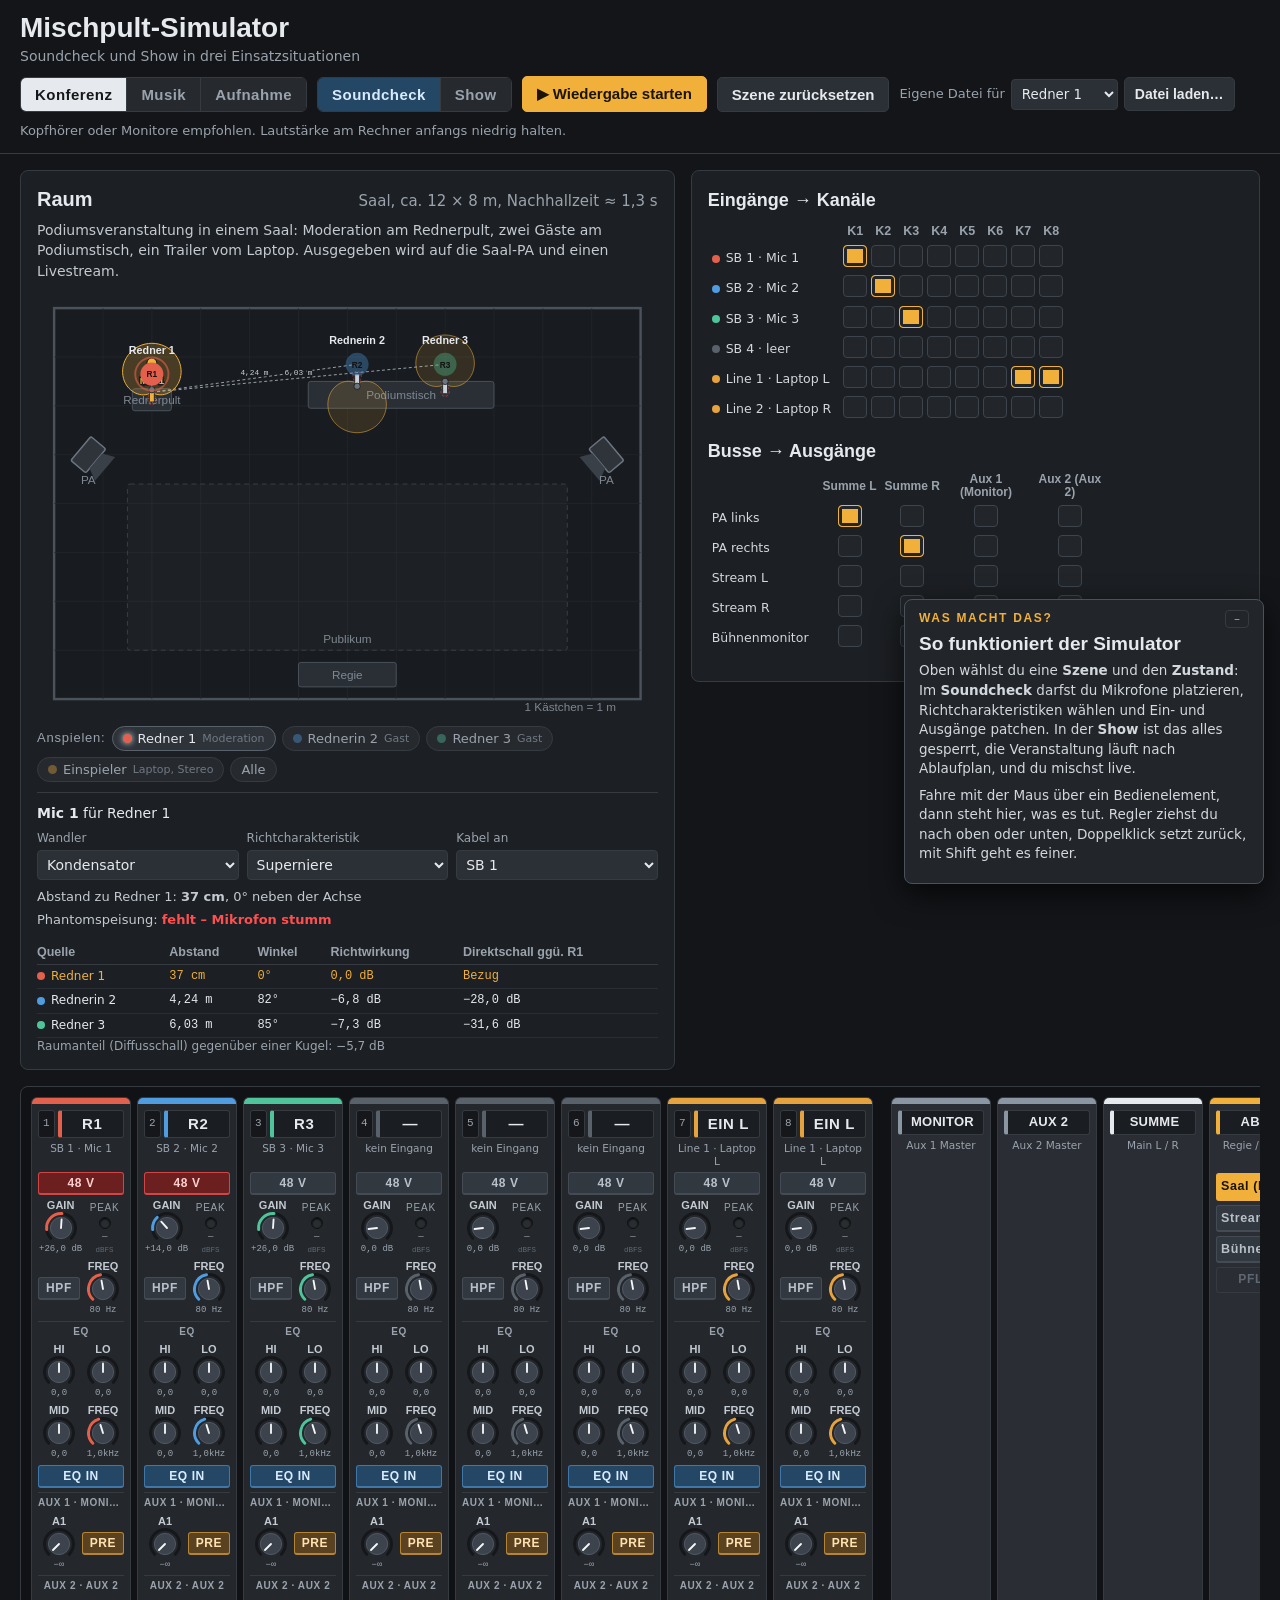
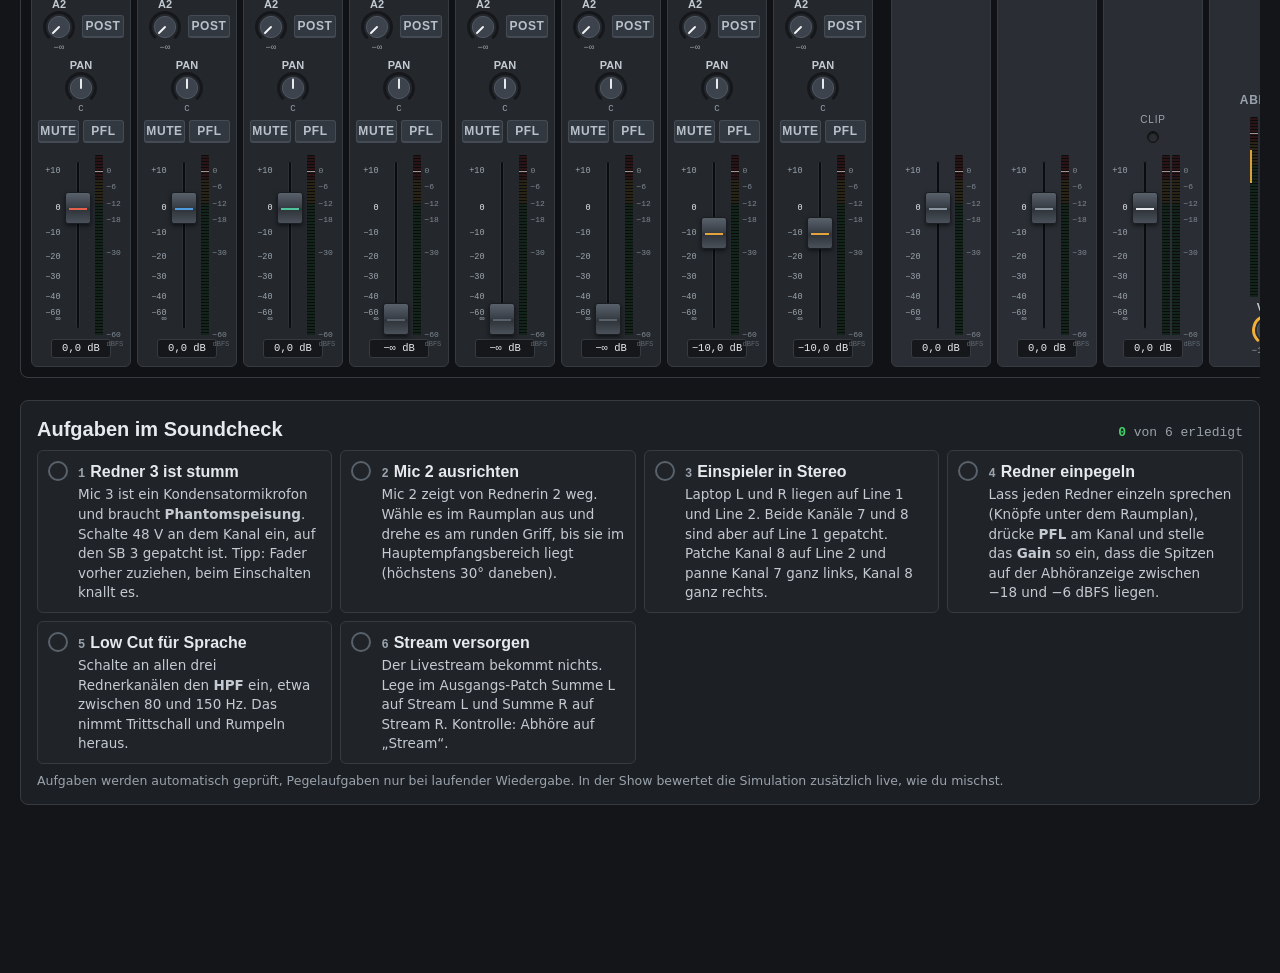
<file: szenen/index.html>
<!DOCTYPE html>
<html lang="de">
<head>
<meta charset="utf-8">
<meta name="viewport" content="width=device-width, initial-scale=1">
<title>Mischpult-Simulator: Szenen</title>
<link rel="stylesheet" href="css/style.css">
</head>
<body>
<header class="top">
  <div class="brand">
    <h1>Mischpult-Simulator</h1>
    <p>Soundcheck und Show in drei Einsatzsituationen</p>
  </div>
  <div class="controls">
    <div class="tabs" id="scenetabs" role="tablist" aria-label="Szene"></div>
    <div class="seg" role="group" aria-label="Zustand" data-help="mode">
      <button type="button" class="modebtn" data-mode="check">Soundcheck</button>
      <button type="button" class="modebtn" data-mode="show">Show</button>
    </div>
    <button id="play" class="tbtn primary" type="button">▶ Wiedergabe starten</button>
    <button id="reset" class="tbtn" type="button" data-help="reset">Szene zurücksetzen</button>
    <div class="filebox" data-help="file">
      <label for="fileSrc">Eigene Datei für</label>
      <select id="fileSrc"></select>
      <label for="file" class="tbtn small" tabindex="0" id="fileLbl">Datei laden…</label>
      <input type="file" id="file" accept="audio/*">
    </div>
  </div>
  <div id="status" class="status">Kopfhörer oder Monitore empfohlen. Lautstärke am Rechner anfangs niedrig halten.</div>
</header>

<main class="layout">
  <section class="card roomcard">
    <div class="cardhead"><h3>Raum</h3><span class="muted" id="roomLabel"></span></div>
    <p class="intro" id="sceneIntro"></p>
    <div id="room"></div>
    <div class="chips" id="chips"></div>
    <div class="micpanel" id="micpanel"></div>
  </section>

  <section class="card sidecard">
    <div id="showpanel" class="showpanel" hidden></div>
    <div id="patch" class="patch"></div>
  </section>

  <section class="consolecard">
    <div class="console-wrap"><div class="console" id="console"></div></div>
  </section>

  <section class="card taskcard">
    <div class="cardhead"><h3>Aufgaben im Soundcheck</h3><span class="count" id="taskCount"></span></div>
    <ol class="tasks" id="tasks"></ol>
    <p class="note">Aufgaben werden automatisch geprüft, Pegelaufgaben nur bei laufender Wiedergabe. In der Show bewertet die Simulation zusätzlich live, wie du mischst.</p>
  </section>
</main>

<aside class="helpbox" id="helpbox" aria-live="polite">
  <div class="helphead"><span class="eyebrow">Was macht das?</span><button type="button" id="helpToggle" class="hbtn" aria-label="Hilfe ein- oder ausklappen">–</button></div>
  <h2 id="helpT"></h2>
  <div id="helpD"></div>
</aside>

<script src="js/util.js"></script>
<script src="js/controls.js"></script>
<script src="js/sounds.js"></script>
<script src="js/engine.js"></script>
<script src="js/help.js"></script>
<!-- Szenen: neue Szene = neue Datei in js/scenes/ und hier eintragen -->
<script src="js/scenes/konferenz.js"></script>
<script src="js/scenes/musik.js"></script>
<script src="js/scenes/aufnahme.js"></script>
<script src="js/ui-console.js"></script>
<script src="js/ui-room.js"></script>
<script src="js/ui-patch.js"></script>
<script src="js/app.js"></script>
</body>
</html>
</file>
<file: szenen/css/style.css>
:root{
  /* Layout: Raumplan + Patch/Show oben, Pult über volle Breite, Aufgaben unten, Hilfe schwebt rechts unten */
  --bg:#131518; --panel:#1c1f23; --strip:#24282d; --line:#363b42; --text:#e6e9ed; --muted:#9aa3ad; --accent:#f0b03a;
  --ok:#45d16a; --warn:#f2c94c; --bad:#ff4f4f;
  --display:'Avenir Next Condensed','Roboto Condensed','Arial Narrow','Helvetica Neue',Arial,sans-serif;
  --body:system-ui,-apple-system,'Segoe UI',Roboto,'Helvetica Neue',Arial,sans-serif;
  --mono:ui-monospace,'SF Mono',Menlo,Consolas,'Liberation Mono',monospace;
  color-scheme:dark;
}
*{box-sizing:border-box}
html,body{margin:0;background:var(--bg);color:var(--text);font-family:var(--body);font-size:15px;line-height:1.45}
button,select,input{font-family:inherit}
:focus-visible{outline:2px solid var(--accent);outline-offset:2px}
.muted{color:var(--muted)}
[hidden]{display:none!important}

/* Kopf */
.top{display:flex;flex-wrap:wrap;gap:10px 24px;align-items:center;justify-content:space-between;padding:14px 20px 12px;border-bottom:1px solid var(--line)}
.brand h1{font-family:var(--display);font-weight:700;font-size:28px;margin:0;line-height:1;text-wrap:balance}
.brand p{margin:4px 0 0;color:var(--muted);font-size:14px}
.controls{display:flex;flex-wrap:wrap;gap:8px 10px;align-items:center}
.tabs,.seg{display:flex;border:1px solid var(--line);border-radius:6px;overflow:hidden}
.scenetab,.modebtn{font-family:var(--display);font-weight:700;font-size:15px;letter-spacing:.03em;background:#262a2f;color:var(--muted);border:0;padding:8px 14px;cursor:pointer}
.scenetab+.scenetab,.modebtn+.modebtn{border-left:1px solid var(--line)}
.scenetab.on{background:#e6e9ed;color:#15171a}
.modebtn.on[data-mode="check"]{background:#244766;color:#d9ecff}
.modebtn.on[data-mode="show"]{background:var(--bad);color:#fff}
.tbtn{font-family:var(--display);font-weight:600;font-size:15px;padding:8px 14px;border-radius:5px;border:1px solid var(--line);background:#2b3036;color:var(--text);cursor:pointer}
.tbtn:hover{background:#343a41}
.tbtn.small{font-size:14px;padding:6px 10px}
.tbtn.primary{background:var(--accent);color:#1b1407;border-color:var(--accent)}
.filebox{display:flex;gap:6px;align-items:center;font-size:13px;color:var(--muted)}
.filebox select{background:#2b3036;color:var(--text);border:1px solid var(--line);border-radius:4px;padding:6px}
.filebox input{position:absolute;width:1px;height:1px;opacity:0}
.status{flex-basis:100%;font-size:13px;color:var(--muted)}
.status.busy{color:var(--accent)}

/* Raster */
.layout{display:grid;grid-template-columns:minmax(0,1.15fr) minmax(0,1fr);gap:16px;padding:16px 20px 28px;align-items:start}
.consolecard,.taskcard{grid-column:1 / -1;min-width:0}
@media (max-width:1100px){.layout{grid-template-columns:minmax(0,1fr)}}
.card{background:var(--panel);border:1px solid var(--line);border-radius:8px;padding:14px 16px;min-width:0}
.cardhead{display:flex;justify-content:space-between;align-items:baseline;gap:10px;flex-wrap:wrap;margin-bottom:6px}
.cardhead h3{font-family:var(--display);font-weight:700;font-size:20px;margin:0}
.eyebrow{font-family:var(--display);font-weight:600;font-size:12px;letter-spacing:.14em;text-transform:uppercase;color:var(--accent)}
.intro{margin:0 0 10px;color:#c4cad1;font-size:14px;max-width:70ch}
.note{font-size:12.5px;color:var(--muted);margin:8px 0 0}

/* Raumplan */
.roomsvg{width:100%;height:auto;display:block;touch-action:none;user-select:none;max-height:440px}
.floor{fill:#181b1f;stroke:#4a525c;stroke-width:.05}
.grid{stroke:#24282e;stroke-width:.015}
.zone{fill:rgba(255,255,255,.025);stroke:#3a4048;stroke-width:.02;stroke-dasharray:.1 .08}
.furn{fill:#2a2f36;stroke:#4a525c;stroke-width:.02}
.pa{fill:#2f343b;stroke:#6b7480;stroke-width:.03}.pacone{fill:#3a4048}
.ilabel{font-size:calc(.24px * var(--rs,1));font-family:var(--display);fill:#7f8892;text-anchor:middle}
.ilabel.scale{text-anchor:end}
.srcg{cursor:pointer}
.srcg .sdot{fill:var(--sc);opacity:.35;stroke:var(--sc);stroke-width:.03}
.srcg .ring{fill:none;stroke:var(--sc);stroke-width:.04;opacity:0}
.srcg.on .sdot{opacity:1}
.srcg.on .ring{opacity:.6}
.sshort{font-size:calc(.17px * var(--rs,1));font-family:var(--display);font-weight:700;fill:#111;text-anchor:middle;pointer-events:none}
.srclabel{font-size:calc(.22px * var(--rs,1));font-family:var(--display);font-weight:600;fill:var(--text);text-anchor:middle;pointer-events:none}
.mic .pfront{fill:rgba(240,176,58,.13);stroke:rgba(240,176,58,.55);stroke-width:.02;pointer-events:none}
.mic .pback{fill:rgba(255,79,79,.1);stroke:rgba(255,79,79,.5);stroke-width:.02;stroke-dasharray:.05 .04;pointer-events:none}
.mic.sel .pfront{fill:rgba(240,176,58,.22);stroke:var(--accent)}
.mic.nopower .pfront{fill:rgba(150,150,150,.06);stroke:rgba(150,150,150,.4)}
.mbody{cursor:move}
.mbody rect:not(.hit){fill:#c9d1da;stroke:#111;stroke-width:.015}
.mbody circle{fill:#6b7480;stroke:#111;stroke-width:.015}
.mic.sel .mbody rect:not(.hit){fill:var(--accent)}
.hline{stroke:var(--accent);stroke-width:.025}
.handle{fill:var(--accent);stroke:#111;stroke-width:.02;cursor:grab}
.mlabel{font-size:calc(.2px * var(--rs,1));font-family:var(--display);font-weight:700;fill:var(--accent);text-anchor:middle;pointer-events:none;paint-order:stroke;stroke:#181b1f;stroke-width:.06}
.dline{stroke:#9aa3ad;stroke-width:.02;stroke-dasharray:.06 .05;pointer-events:none}
.dlabel{font-size:calc(.16px * var(--rs,1));font-family:var(--mono);fill:#c9d1da;text-anchor:middle;paint-order:stroke;stroke:#181b1f;stroke-width:.05;pointer-events:none}
body.showmode .mbody,body.showmode .srcg{cursor:default}
.chips{display:flex;flex-wrap:wrap;gap:6px;align-items:center;margin-top:10px}
.chiplab{font-family:var(--display);font-size:13px;color:var(--muted);letter-spacing:.06em}
.chip{display:flex;align-items:center;gap:6px;background:#262a2f;color:var(--muted);border:1px solid var(--line);border-radius:20px;padding:4px 10px;font-size:13px;cursor:pointer}
.chip i{width:9px;height:9px;border-radius:50%;opacity:.4}
.chip small{color:#6f7882;font-size:11px}
.chip.on{color:var(--text);border-color:#59616b;background:#2e333a}
.chip.on i{opacity:1;box-shadow:0 0 6px currentColor}
body.showmode .chip{cursor:default}
.micpanel{margin-top:10px;border-top:1px solid var(--line);padding-top:10px;font-size:14px}
.micpanel p{margin:0}
.mphead{margin-bottom:6px}
.mpgrid{display:grid;grid-template-columns:repeat(3,minmax(0,1fr));gap:8px}
.mpgrid label{display:flex;flex-direction:column;gap:3px;font-size:12px;color:var(--muted)}
.mpgrid select{background:#2b3036;color:var(--text);border:1px solid var(--line);border-radius:4px;padding:5px;font-size:14px}
.mpgrid select:disabled{opacity:.6}
.mpinfo{display:flex;flex-wrap:wrap;gap:4px 16px;margin-top:8px;font-size:13px;color:#c4cad1}
.ok{color:var(--ok)}.bad{color:var(--bad);font-weight:600}
@media (max-width:560px){.mpgrid{grid-template-columns:1fr}}

/* Patch */
.ptitle{display:flex;justify-content:space-between;align-items:baseline;margin:2px 0 6px}
.ptitle h4{font-family:var(--display);font-weight:700;font-size:18px;margin:0}
.lock{font-size:12px;color:var(--bad)}
.ptable-wrap{overflow-x:auto;margin-bottom:14px}
.ptable{border-collapse:collapse;font-size:12.5px}
.ptable th{font-family:var(--display);font-weight:600;color:var(--muted);padding:3px 4px;text-align:center;white-space:nowrap}
.ptable th.rowh{text-align:left;color:#d3d8de;font-family:var(--body);font-weight:400;padding-right:10px}
.ptable.out thead th{font-size:12px;max-width:84px;white-space:normal;line-height:1.1}
.ptable td{padding:2px;text-align:center}
.dot{display:inline-block;width:8px;height:8px;border-radius:50%;margin-right:6px;vertical-align:middle}
.pcell{width:24px;height:22px;border-radius:4px;border:1px solid #3d444c;background:#22262b;cursor:pointer;padding:0}
.pcell:hover:not(:disabled){background:#30363d;border-color:#6b7480}
.pcell.on{background:var(--accent);border-color:var(--accent);box-shadow:inset 0 0 0 3px #22262b}
.pcell:disabled{cursor:not-allowed;opacity:.7}

/* Show */
.showpanel{border-bottom:1px solid var(--line);padding-bottom:12px;margin-bottom:12px}
.showtop{display:flex;justify-content:space-between;gap:12px}
.cuenow{font-family:var(--display);font-weight:700;font-size:22px;line-height:1.15;margin:2px 0}
.cuenext{font-size:13.5px;color:var(--muted)}
.cuenext.soon{color:var(--warn);font-weight:600}
.score{text-align:right;flex:none}
.scorenum{font-family:var(--display);font-weight:700;font-size:34px;line-height:1;font-variant-numeric:tabular-nums}
.scorenum.good{color:var(--ok)}.scorenum.mid{color:var(--warn)}.scorenum.bad{color:var(--bad)}
.tl{position:relative;height:8px;background:#0d0f11;border-radius:4px;margin:10px 0 8px;overflow:hidden}
.tlbar{position:absolute;left:0;top:0;bottom:0;background:var(--bad)}
.tlmark{position:absolute;top:0;bottom:0;width:2px;background:#e6e9ed;opacity:.6}
.cuelist{list-style:none;margin:0;padding:0;font-size:13px;color:var(--muted);display:grid;gap:2px}
.cuelist li{display:flex;gap:10px}
.cuelist li span{font-family:var(--mono);font-size:12px}
.cuelist li.cur{color:var(--text);font-weight:600}
.issues{margin-top:10px}
.issues p{margin:0 0 4px;font-size:13.5px}
.issue{color:#ffb4b4}.issue::before{content:"✕ ";color:var(--bad)}
.okmsg{color:var(--ok)}.okmsg::before{content:"✓ "}

/* Pult */
.console-wrap{overflow-x:auto;padding-bottom:6px}
.console{display:flex;gap:6px;align-items:stretch;width:max-content;padding:10px;background:#101215;border:1px solid var(--line);border-radius:8px}
.consep{width:6px}
.strip{width:90px;background:var(--strip);border:1px solid var(--line);border-radius:6px;padding:0 6px 8px;display:flex;flex-direction:column;align-items:center;gap:4px}
.strip.master{background:#2a2e34}
.strip.listen{width:118px}
.cap{height:6px;align-self:stretch;margin:0 -6px;background:var(--c);border-radius:5px 5px 0 0}
.chhead{display:flex;align-items:stretch;gap:3px;width:100%;margin-top:2px}
.chnum{font-family:var(--mono);font-size:11px;color:var(--muted);background:#15171a;border:1px solid var(--line);border-radius:3px;padding:3px 4px;display:flex;align-items:center}
.chname{flex:1;font-family:var(--display);font-weight:700;font-size:15px;letter-spacing:.04em;text-transform:uppercase;background:#1a1d21;border:1px solid var(--line);border-left:4px solid var(--c);border-radius:3px;padding:2px 3px;white-space:nowrap;overflow:hidden;text-overflow:ellipsis;text-align:center}
.chname.wide{width:100%;margin-top:2px;flex:none;font-size:13px;letter-spacing:.02em}
.src{font-size:10.5px;color:var(--muted);text-align:center;line-height:1.2;min-height:26px;overflow-wrap:anywhere}
.slabel{align-self:stretch;font-family:var(--display);font-weight:600;font-size:10px;letter-spacing:.06em;color:var(--muted);text-transform:uppercase;border-top:1px solid var(--line);padding-top:3px;text-align:center;white-space:nowrap;overflow:hidden;text-overflow:ellipsis}
.krow{display:grid;grid-template-columns:1fr 1fr;gap:2px;align-self:stretch;align-items:center;justify-items:center}
.krow.one{grid-template-columns:1fr}
.knob{display:flex;flex-direction:column;align-items:center;cursor:ns-resize;touch-action:none;user-select:none;border-radius:4px;padding:1px}
.klabel{font-family:var(--display);font-weight:600;font-size:11px;color:#c3cad2;line-height:1}
.ksvg{width:34px;height:34px;display:block}
.ktrack{fill:none;stroke:#15171a;stroke-width:3.5;stroke-linecap:round}
.kval{fill:none;stroke:var(--c);stroke-width:3.5;stroke-linecap:round}
.kcap{fill:#3c434c;stroke:#555e69;stroke-width:1}
.kptr{stroke:#f4f6f8;stroke-width:2.2;stroke-linecap:round}
.kread{font-family:var(--mono);font-size:9px;color:var(--muted);line-height:1.1;white-space:nowrap;font-variant-numeric:tabular-nums}
.knob:hover .kcap{fill:#46505a}
.btn{font-family:var(--display);font-weight:700;font-size:12px;letter-spacing:.05em;padding:3px 0;width:100%;background:#323840;border:1px solid #444b54;border-bottom-width:2px;border-radius:3px;color:#b8c0c9;cursor:pointer}
.btn:hover{background:#3a414a}
.btn.ph.on{background:#6b1f1f;border-color:#d04545;color:#ffd0d0}
.btn.hpfb.on,.btn.eqb.on{background:#244766;border-color:#3f78a8;color:#d9ecff}
.btn.preb.on{background:#5a4220;border-color:#b58533;color:#ffe2b0}
.btn.mute.on{background:var(--bad);border-color:#ff8080;color:#fff}
.btn.pfl.on{background:var(--warn);border-color:#ffe28a;color:#231c05}
.btn.recb.on{background:var(--bad);border-color:#ff8080;color:#fff}
.btn.lsb{font-size:12.5px;padding:5px 4px;text-align:left;line-height:1.15}
.btn.lsb.on{background:var(--accent);border-color:var(--accent);color:#1b1407}
.btn.lsb.dim{opacity:.45}
.lsbox{display:flex;flex-direction:column;gap:4px;width:100%;margin-top:4px}
.pflind{font-family:var(--display);font-weight:700;font-size:12px;letter-spacing:.06em;color:#5f6872;border:1px solid var(--line);border-radius:3px;padding:3px 6px;width:100%;text-align:center}
.pflind.on{background:var(--warn);color:#231c05;border-color:var(--warn)}
.rectime{font-family:var(--mono);font-size:13px;color:var(--muted)}
.rectime.on{color:var(--bad)}
.ledbox{display:flex;flex-direction:column;align-items:center;gap:2px}
.led{width:12px;height:12px;border-radius:50%;background:#2a2d31;box-shadow:inset 0 1px 2px #000;border:1px solid #111}
.led.g{background:var(--ok);box-shadow:0 0 7px var(--ok)}
.led.y{background:var(--warn);box-shadow:0 0 7px var(--warn)}
.led.r{background:var(--bad);box-shadow:0 0 9px var(--bad)}
.ledread{font-family:var(--mono);font-size:9px;color:var(--muted);font-variant-numeric:tabular-nums}
.ledlab{font-family:var(--display);font-size:10px;letter-spacing:.08em;color:var(--muted)}
.spacer{flex:1}
.cliprow{display:flex;flex-direction:column;align-items:center;gap:3px;margin-bottom:4px}
.fwrap{display:flex;gap:3px;align-items:stretch;margin-top:4px}
.fscale{position:relative;width:20px;height:180px}
.fscale span{position:absolute;right:0;transform:translateY(-50%);font-family:var(--mono);font-size:8.5px;color:var(--muted);line-height:1}
.fscale span.zero{color:var(--text)}
.fader{position:relative;width:28px;height:180px;cursor:ns-resize;touch-action:none;border-radius:3px}
.fader::before{content:"";position:absolute;left:50%;top:6px;bottom:6px;width:4px;margin-left:-2px;background:#0b0c0e;border-radius:2px;box-shadow:inset 0 0 0 1px #2c3036}
.thumb{position:absolute;left:1px;width:26px;height:32px;border-radius:3px;background:linear-gradient(#59616b,#3a4048 45%,#2f343a 55%,#4a515a);border:1px solid #1a1d21;box-shadow:0 2px 4px #0008}
.thumb::after{content:"";position:absolute;left:3px;right:3px;top:15px;height:2px;background:var(--c)}
.meters{display:flex;gap:2px}
.meter{width:8px;height:180px;border-radius:2px;background:#0b0c0e}
.fread{font-family:var(--mono);font-size:10.5px;color:var(--text);font-variant-numeric:tabular-nums;background:#15171a;border:1px solid var(--line);border-radius:3px;padding:1px 4px;min-width:60px;text-align:center}

/* Aufgaben */
.tasks{list-style:none;margin:0;padding:0;display:grid;grid-template-columns:repeat(auto-fill,minmax(280px,1fr));gap:8px}
.task{display:grid;grid-template-columns:22px 1fr;gap:8px;padding:9px 10px;border:1px solid var(--line);border-radius:6px;background:#202429}
.task .chk{width:20px;height:20px;border-radius:50%;border:2px solid #59616b;display:grid;place-items:center;font-size:12px;font-weight:700;color:transparent;margin-top:1px}
.task.done{border-color:#2f6a40;background:#1b2a20}
.task.done .chk{background:var(--ok);border-color:var(--ok);color:#0d2414}
.task h4{margin:0 0 2px;font-family:var(--display);font-weight:700;font-size:16px}
.task p{margin:0;font-size:13.5px;color:#c4cad1}
.task .num{color:var(--muted);font-family:var(--mono);font-size:12px;margin-right:5px}
.count{font-family:var(--mono);font-size:13px;color:var(--muted)}
.count b{color:var(--ok)}

/* Hilfe */
.helpbox{position:fixed;right:16px;bottom:16px;width:min(360px,calc(100vw - 32px));max-height:42vh;overflow:auto;background:#22262b;border:1px solid #4a525c;border-radius:8px;padding:10px 14px 12px;box-shadow:0 10px 30px #000a;z-index:20}
.helpbox h2{font-family:var(--display);font-weight:700;font-size:19px;margin:2px 0 4px;text-wrap:balance}
.helpbox div#helpD{font-size:13.5px;color:#d3d8de}
.helpbox p{margin:0 0 7px}
.helphead{display:flex;justify-content:space-between;align-items:center}
.hbtn{background:none;border:1px solid var(--line);color:var(--muted);border-radius:4px;cursor:pointer;font-size:12px;padding:1px 8px}
.helpbox.min{max-height:none;width:auto}
.helpbox.min h2,.helpbox.min #helpD,.helpbox.min .eyebrow{display:none}
.taskcard{margin-bottom:140px}
@media (prefers-reduced-motion:reduce){*{transition:none!important}}
/* dBFS-Skalen, Abhöranzeige */
.strip{width:100px}
.strip.listen{width:118px}
.mscale{position:relative;width:16px;height:180px}
.mscale span{position:absolute;left:1px;transform:translateY(-50%);font-family:var(--mono);font-size:8px;color:#7f8892;line-height:1}
.mscale.target span.tg{color:var(--accent)}
.mscale span.unit{font-size:7px;color:#5f6872}
.ledunit{font-family:var(--mono);font-size:7.5px;color:#5f6872;line-height:1}
.lsmlabel{font-family:var(--display);font-weight:700;font-size:12px;letter-spacing:.06em;color:var(--muted);margin-top:6px}
.lsmlabel.on{color:var(--warn)}
.pickup{border-collapse:collapse;font-size:12.5px;margin-top:10px;width:100%;font-variant-numeric:tabular-nums}
.pickup th{font-family:var(--display);font-weight:600;color:var(--muted);text-align:left;padding:3px 8px 3px 0;border-bottom:1px solid var(--line)}
.pickup td{padding:3px 8px 3px 0;border-bottom:1px solid #2a2f35;font-family:var(--mono);font-size:12px}
.pickup td:first-child{font-family:var(--body)}
.pickup tr.tgt td{color:var(--accent)}
.pnote{font-size:12px;color:var(--muted);margin:6px 0 0}
</file>
